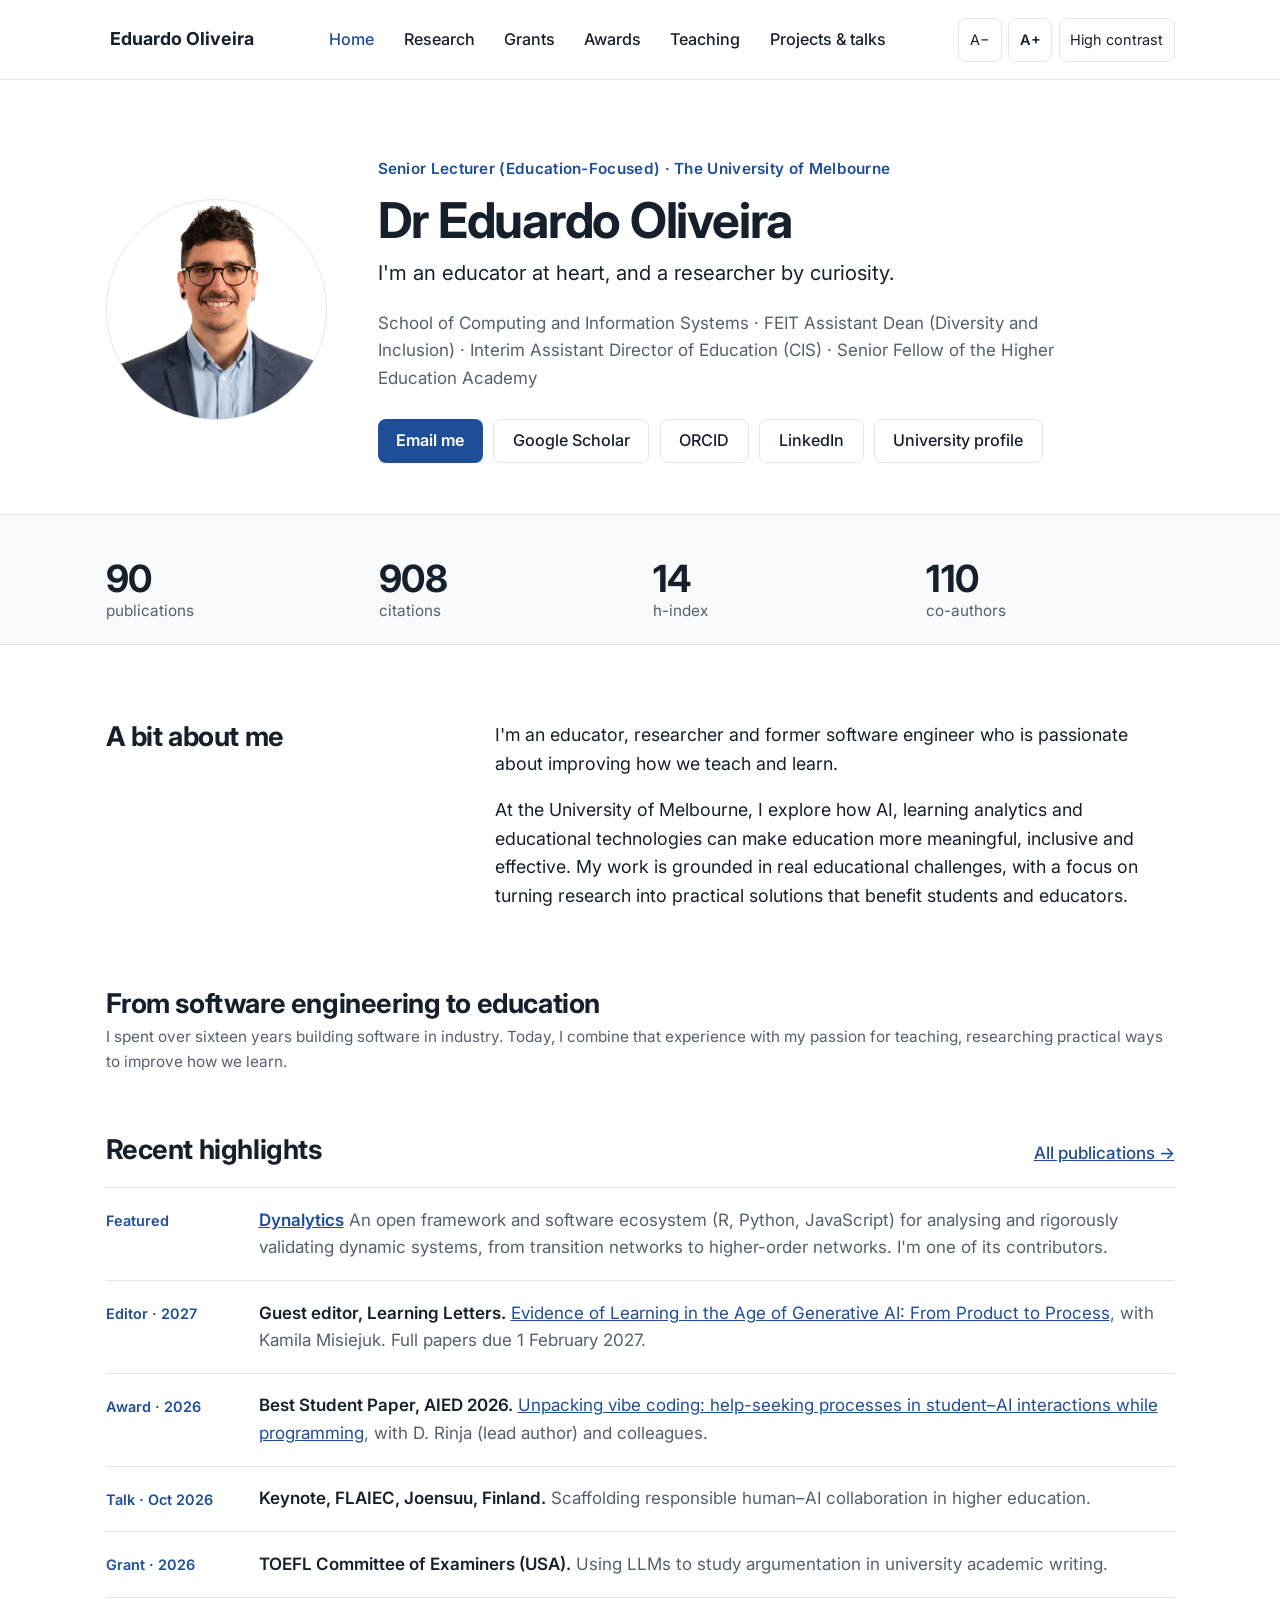
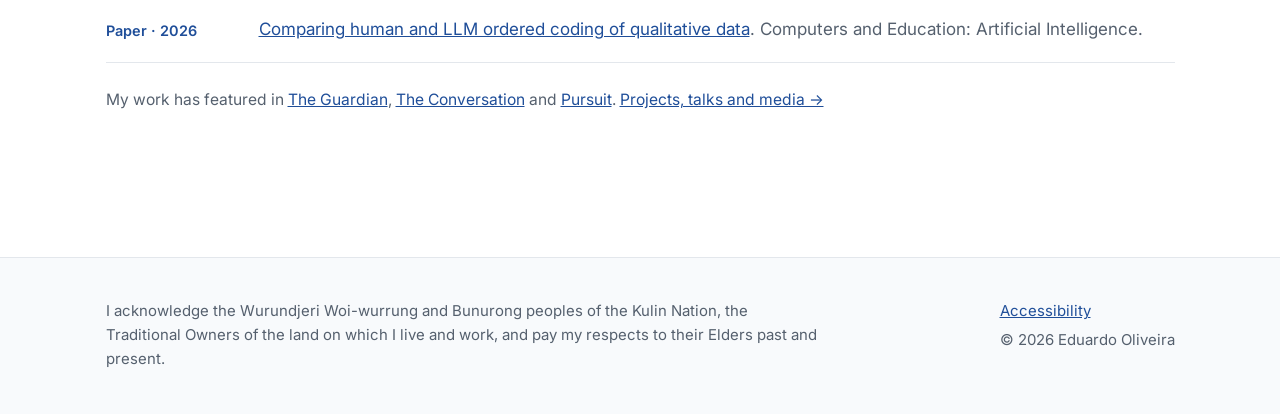
<file: site/index.html>
<!doctype html>
<html lang="en-AU">
<head>
<meta charset="utf-8">
<meta name="viewport" content="width=device-width, initial-scale=1">
<title>Dr Eduardo Oliveira</title>
<meta name="description" content="Dr Eduardo Oliveira, Senior Lecturer at the University of Melbourne: AI in education, learning analytics, stylometry and software engineering education.">
<meta property="og:title" content="Dr Eduardo Oliveira">
<meta property="og:description" content="Dr Eduardo Oliveira, Senior Lecturer at the University of Melbourne: AI in education, learning analytics, stylometry and software engineering education.">
<meta property="og:image" content="assets/img/eduardo-oliveira.jpg">
<link rel="icon" href="assets/img/favicon.svg" type="image/svg+xml">
<link rel="preconnect" href="https://fonts.googleapis.com">
<link rel="preconnect" href="https://fonts.gstatic.com" crossorigin>
<link href="https://fonts.googleapis.com/css2?family=Inter:wght@400;500;600;700&amp;display=swap" rel="stylesheet">
<link rel="stylesheet" href="assets/css/site.css">
<script src="assets/js/common.js"></script>
</head>
<body>
<a class="skip" href="#main">Skip to main content</a>
<header class="site-header">
<div class="wrap">
<a class="brand" href="index.html">Eduardo Oliveira</a>
<nav class="nav" aria-label="Main">
<a href="index.html" aria-current="page">Home</a>
<a href="research.html">Research</a>
<a href="grants.html">Grants</a>
<a href="awards.html">Awards</a>
<a href="teaching.html">Teaching</a>
<a href="talks.html">Projects &amp; talks</a>
</nav>
<div class="a11y" role="group" aria-label="Display options">
<button type="button" id="a-minus" aria-label="Smaller text">A−</button>
<button type="button" id="a-plus" aria-label="Larger text" style="font-weight:600">A+</button>
<button type="button" id="a-contrast" aria-pressed="false">High contrast</button>
</div>
</div>
</header>
<main id="main">
<div class="wrap"><section class="hero" id="hero" aria-labelledby="hero-title"><h1 id="hero-title">Dr Eduardo Oliveira</h1></section></div>
<section class="band" aria-labelledby="stats-title">
<h2 id="stats-title" class="vh">Research at a glance</h2>
<div class="wrap" id="home-stats"></div>
</section>
<div class="wrap">
<section class="section row" aria-labelledby="about-title" style="padding-top:4.5rem">
<div class="grow1"><h2 id="about-title" class="h2" style="font-size:1.6rem">A bit about me</h2></div>
<div id="about" style="flex:999 1 560px;min-width:0;max-width:40rem;font-size:1.05rem"></div>
</section>
<section class="section" aria-labelledby="journey-title">
<h2 id="journey-title" style="font-size:1.6rem">From software engineering to education</h2>
<p class="section-intro">I spent over sixteen years building software in industry. Today, I combine that experience with my passion for teaching, researching practical ways to improve how we learn.</p>
<div class="journey" id="journey"></div>
</section>
<section class="section" aria-labelledby="news-title">
<div style="display:flex;flex-wrap:wrap;justify-content:space-between;align-items:baseline;gap:.5rem 1rem;margin-bottom:1.2rem">
<h2 id="news-title" style="margin:0;font-size:1.6rem">Recent highlights</h2>
<a href="research.html#publications" style="font-weight:500">All publications →</a>
</div>
<ul class="list" id="highlights"></ul>
<p id="media" style="margin:1.4rem 0 0;font-size:.92rem" class="muted"></p>
</section>
</div>
</main>
<footer class="site-footer">
<div class="wrap">
<p>I acknowledge the Wurundjeri Woi-wurrung and Bunurong peoples of the Kulin Nation, the Traditional Owners of the land on which I live and work, and pay my respects to their Elders past and present.</p>
<div class="links">
<a href="accessibility.html">Accessibility</a>
<span>© <span id="year">2026</span> Eduardo Oliveira</span>
</div>
</div>
</footer>
<script>document.getElementById('year').textContent = new Date().getFullYear();</script>
<script src="assets/js/home.js"></script>
</body>
</html>
</file>
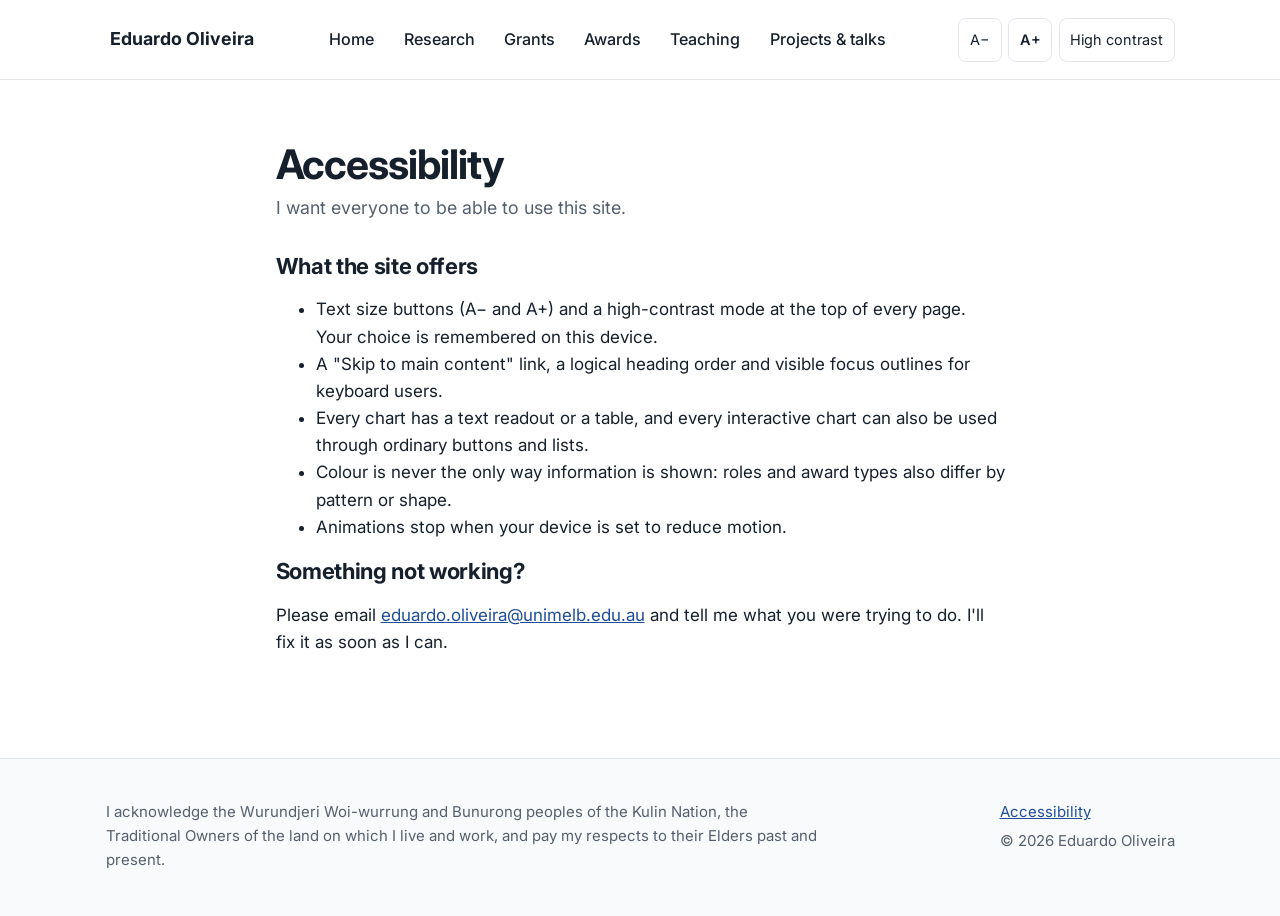
<file: site/accessibility.html>
<!doctype html>
<html lang="en-AU">
<head>
<meta charset="utf-8">
<meta name="viewport" content="width=device-width, initial-scale=1">
<title>Accessibility – Dr Eduardo Oliveira</title>
<meta name="description" content="Accessibility features of eduoliveira.com.">
<meta property="og:title" content="Accessibility – Dr Eduardo Oliveira">
<meta property="og:description" content="Accessibility features of eduoliveira.com.">
<meta property="og:image" content="assets/img/eduardo-oliveira.jpg">
<link rel="icon" href="assets/img/favicon.svg" type="image/svg+xml">
<link rel="preconnect" href="https://fonts.googleapis.com">
<link rel="preconnect" href="https://fonts.gstatic.com" crossorigin>
<link href="https://fonts.googleapis.com/css2?family=Inter:wght@400;500;600;700&amp;display=swap" rel="stylesheet">
<link rel="stylesheet" href="assets/css/site.css">
<script src="assets/js/common.js"></script>
</head>
<body>
<a class="skip" href="#main">Skip to main content</a>
<header class="site-header">
<div class="wrap">
<a class="brand" href="index.html">Eduardo Oliveira</a>
<nav class="nav" aria-label="Main">
<a href="index.html">Home</a>
<a href="research.html">Research</a>
<a href="grants.html">Grants</a>
<a href="awards.html">Awards</a>
<a href="teaching.html">Teaching</a>
<a href="talks.html">Projects &amp; talks</a>
</nav>
<div class="a11y" role="group" aria-label="Display options">
<button type="button" id="a-minus" aria-label="Smaller text">A−</button>
<button type="button" id="a-plus" aria-label="Larger text" style="font-weight:600">A+</button>
<button type="button" id="a-contrast" aria-pressed="false">High contrast</button>
</div>
</div>
</header>
<main id="main" class="wrap" style="max-width:780px">
<h1 class="page-title">Accessibility</h1>
<p class="lede">I want everyone to be able to use this site.</p>
<h2 class="h2">What the site offers</h2>
<ul>
<li>Text size buttons (A− and A+) and a high-contrast mode at the top of every page. Your choice is remembered on this device.</li>
<li>A "Skip to main content" link, a logical heading order and visible focus outlines for keyboard users.</li>
<li>Every chart has a text readout or a table, and every interactive chart can also be used through ordinary buttons and lists.</li>
<li>Colour is never the only way information is shown: roles and award types also differ by pattern or shape.</li>
<li>Animations stop when your device is set to reduce motion.</li>
</ul>
<h2 class="h2">Something not working?</h2>
<p>Please email <a href="mailto:eduardo.oliveira@unimelb.edu.au">eduardo.oliveira@unimelb.edu.au</a> and tell me what you were trying to do. I'll fix it as soon as I can.</p>
</main>
<footer class="site-footer">
<div class="wrap">
<p>I acknowledge the Wurundjeri Woi-wurrung and Bunurong peoples of the Kulin Nation, the Traditional Owners of the land on which I live and work, and pay my respects to their Elders past and present.</p>
<div class="links">
<a href="accessibility.html">Accessibility</a>
<span>© <span id="year">2026</span> Eduardo Oliveira</span>
</div>
</div>
</footer>
<script>document.getElementById('year').textContent = new Date().getFullYear();</script>
<script src="assets/js/none.js"></script>
</body>
</html>
</file>
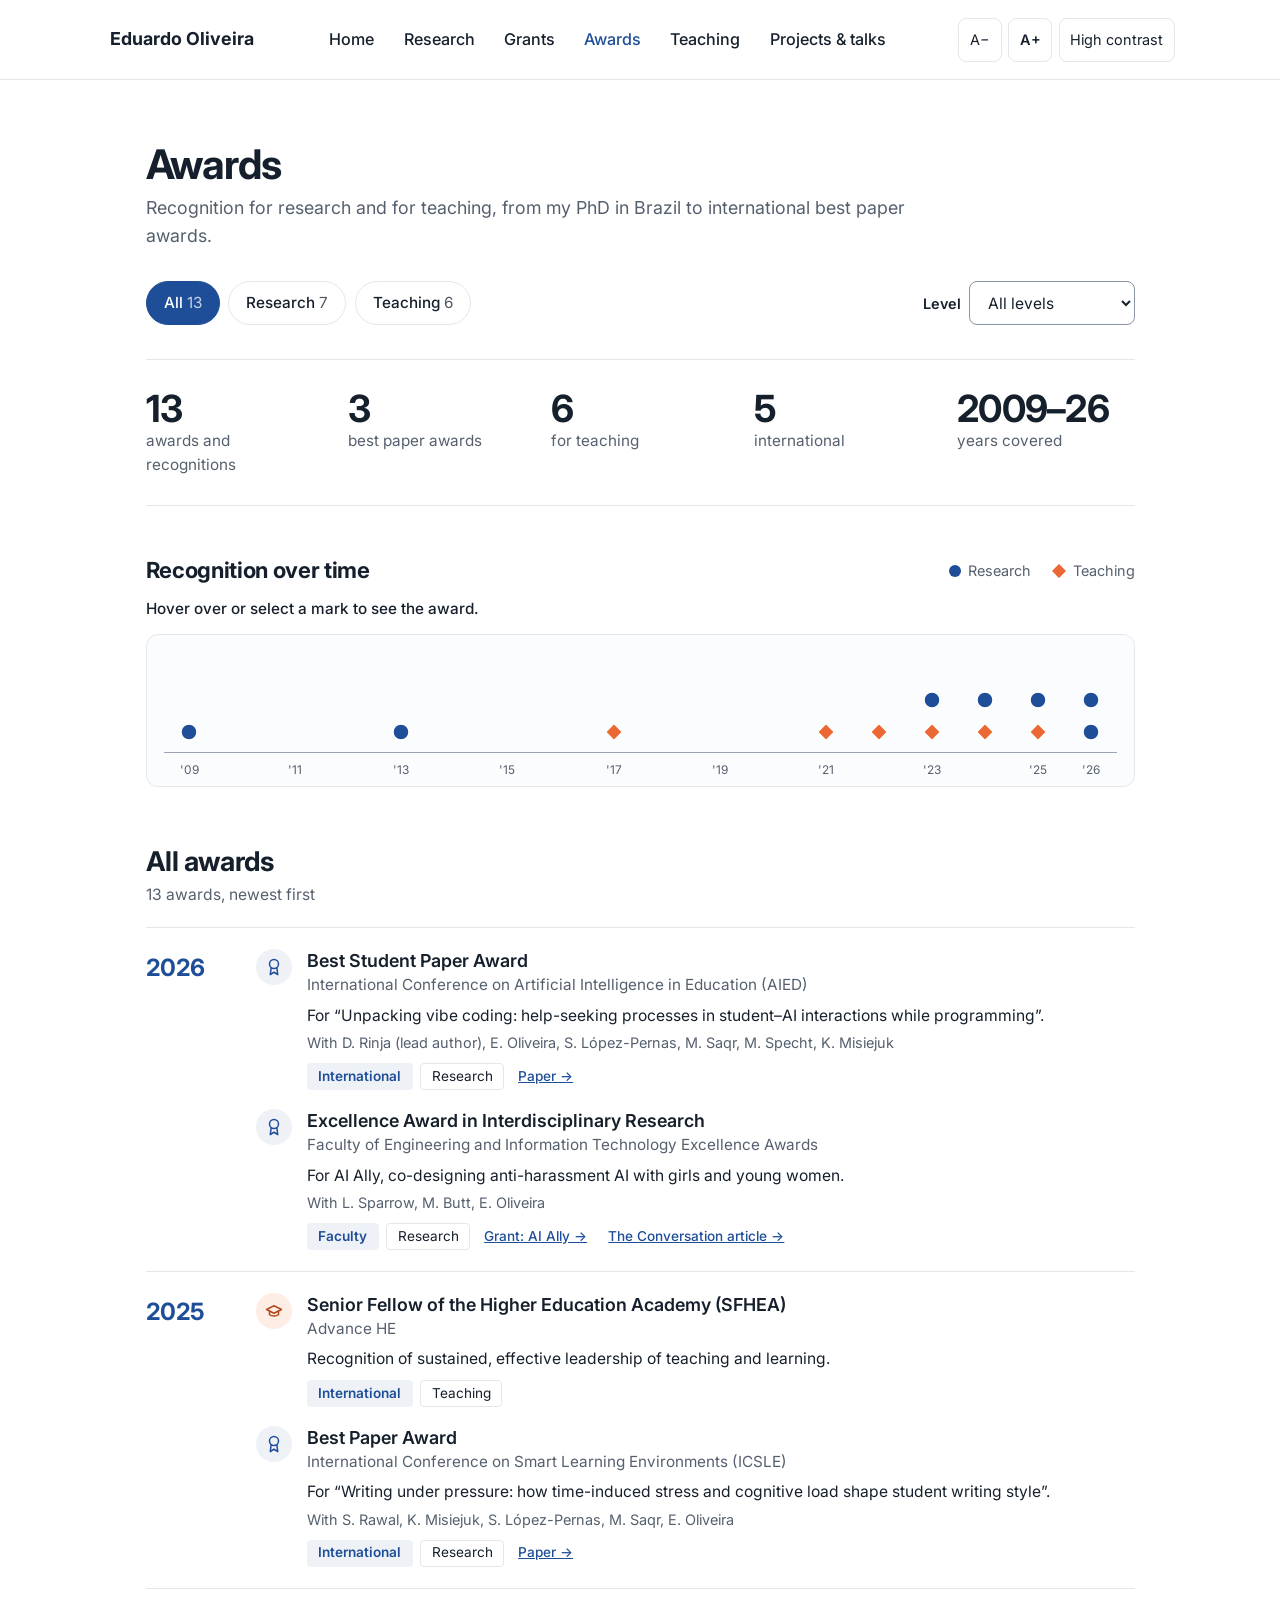
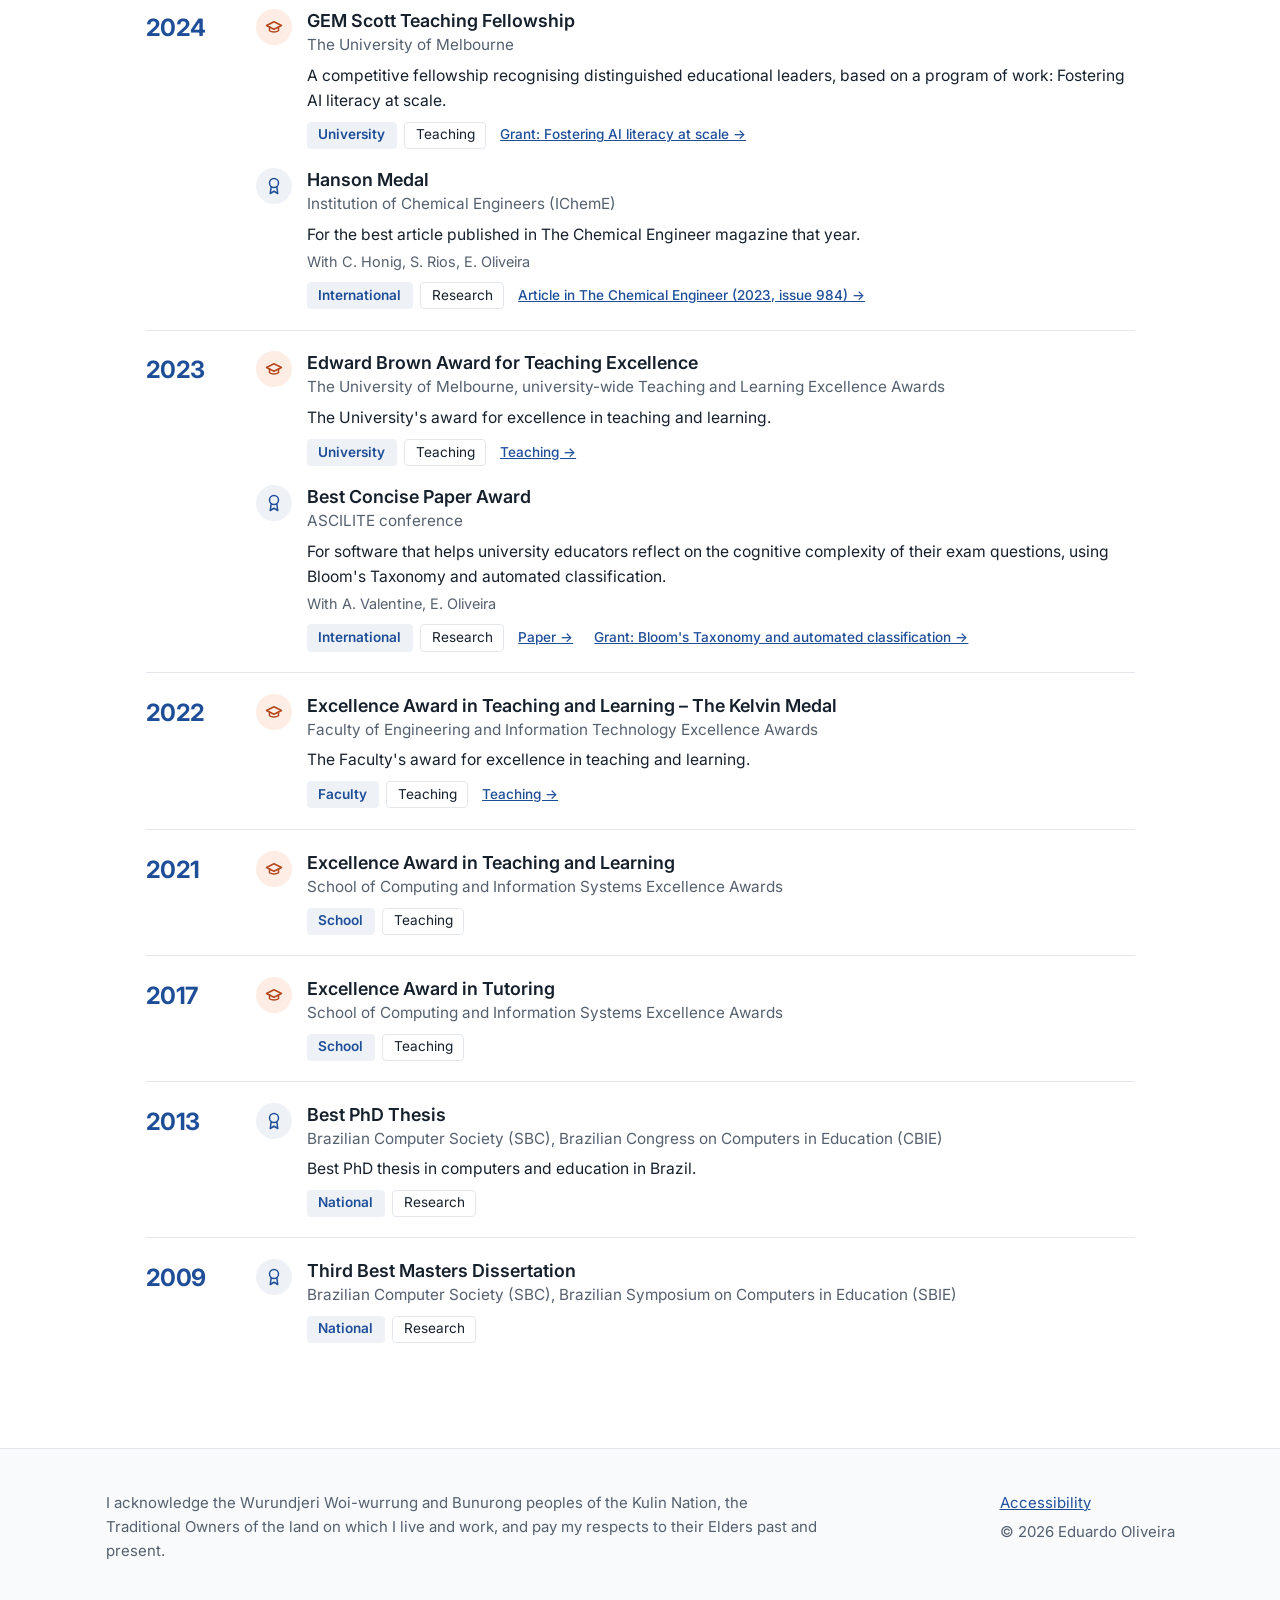
<file: site/awards.html>
<!doctype html>
<html lang="en-AU">
<head>
<meta charset="utf-8">
<meta name="viewport" content="width=device-width, initial-scale=1">
<title>Awards – Dr Eduardo Oliveira</title>
<meta name="description" content="Research and teaching awards received by Dr Eduardo Oliveira.">
<meta property="og:title" content="Awards – Dr Eduardo Oliveira">
<meta property="og:description" content="Research and teaching awards received by Dr Eduardo Oliveira.">
<meta property="og:image" content="assets/img/eduardo-oliveira.jpg">
<link rel="icon" href="assets/img/favicon.svg" type="image/svg+xml">
<link rel="preconnect" href="https://fonts.googleapis.com">
<link rel="preconnect" href="https://fonts.gstatic.com" crossorigin>
<link href="https://fonts.googleapis.com/css2?family=Inter:wght@400;500;600;700&amp;display=swap" rel="stylesheet">
<link rel="stylesheet" href="assets/css/site.css">
<script src="assets/js/common.js"></script>
</head>
<body>
<a class="skip" href="#main">Skip to main content</a>
<header class="site-header">
<div class="wrap">
<a class="brand" href="index.html">Eduardo Oliveira</a>
<nav class="nav" aria-label="Main">
<a href="index.html">Home</a>
<a href="research.html">Research</a>
<a href="grants.html">Grants</a>
<a href="awards.html" aria-current="page">Awards</a>
<a href="teaching.html">Teaching</a>
<a href="talks.html">Projects &amp; talks</a>
</nav>
<div class="a11y" role="group" aria-label="Display options">
<button type="button" id="a-minus" aria-label="Smaller text">A−</button>
<button type="button" id="a-plus" aria-label="Larger text" style="font-weight:600">A+</button>
<button type="button" id="a-contrast" aria-pressed="false">High contrast</button>
</div>
</div>
</header>
<main id="main" class="wrap" style="max-width:1040px">
<h1 class="page-title">Awards</h1>
<p class="lede">Recognition for research and for teaching, from my PhD in Brazil to international best paper awards.</p>
<div class="chips" role="group" aria-label="Filter awards">
<span id="type-chips" style="display:contents"></span>
<span style="flex:1 1 auto"></span>
<span style="display:inline-flex;align-items:center;gap:.5rem;white-space:nowrap"><label for="f-level" style="font-size:.85rem;font-weight:600">Level</label>
<select id="f-level" style="width:auto"></select></span>
</div>
<section class="stats" aria-labelledby="a-kpi"><h2 id="a-kpi" class="vh">At a glance</h2><div class="stats-grid" id="kpis"></div></section>
<section class="section" aria-labelledby="strip-title">
<div style="display:flex;flex-wrap:wrap;justify-content:space-between;align-items:baseline;gap:.5rem">
<h2 id="strip-title" class="h2">Recognition over time</h2>
<div class="legend" style="margin:0">
<span><svg width="14" height="14" viewBox="0 0 14 14" aria-hidden="true"><circle cx="7" cy="7" r="6" fill="var(--navy)"/></svg>Research</span>
<span><svg width="14" height="14" viewBox="0 0 14 14" aria-hidden="true"><rect x="2" y="2" width="10" height="10" transform="rotate(45 7 7)" fill="var(--orange)"/></svg>Teaching</span>
</div>
</div>
<p class="readout" aria-live="polite" id="strip-readout" style="margin-top:.5rem">Hover over or select a mark to see the award.</p>
<div class="panel" style="padding:.8rem 1rem .4rem;overflow-x:auto"><div class="strip" id="strip"></div><div class="axis-x" aria-hidden="true" style="min-width:620px;gap:2px;font-size:.7rem" id="strip-axis"></div></div>
</section>
<section aria-labelledby="list-title">
<h2 id="list-title" style="margin:0 0 .2rem;font-size:1.6rem">All awards</h2>
<p aria-live="polite" class="muted" style="margin:0 0 1.2rem;font-size:.92rem" id="list-summary"></p>
<div id="award-list"></div>
</section>
</main>
<footer class="site-footer">
<div class="wrap">
<p>I acknowledge the Wurundjeri Woi-wurrung and Bunurong peoples of the Kulin Nation, the Traditional Owners of the land on which I live and work, and pay my respects to their Elders past and present.</p>
<div class="links">
<a href="accessibility.html">Accessibility</a>
<span>© <span id="year">2026</span> Eduardo Oliveira</span>
</div>
</div>
</footer>
<script>document.getElementById('year').textContent = new Date().getFullYear();</script>
<script src="assets/js/awards.js"></script>
</body>
</html>
</file>
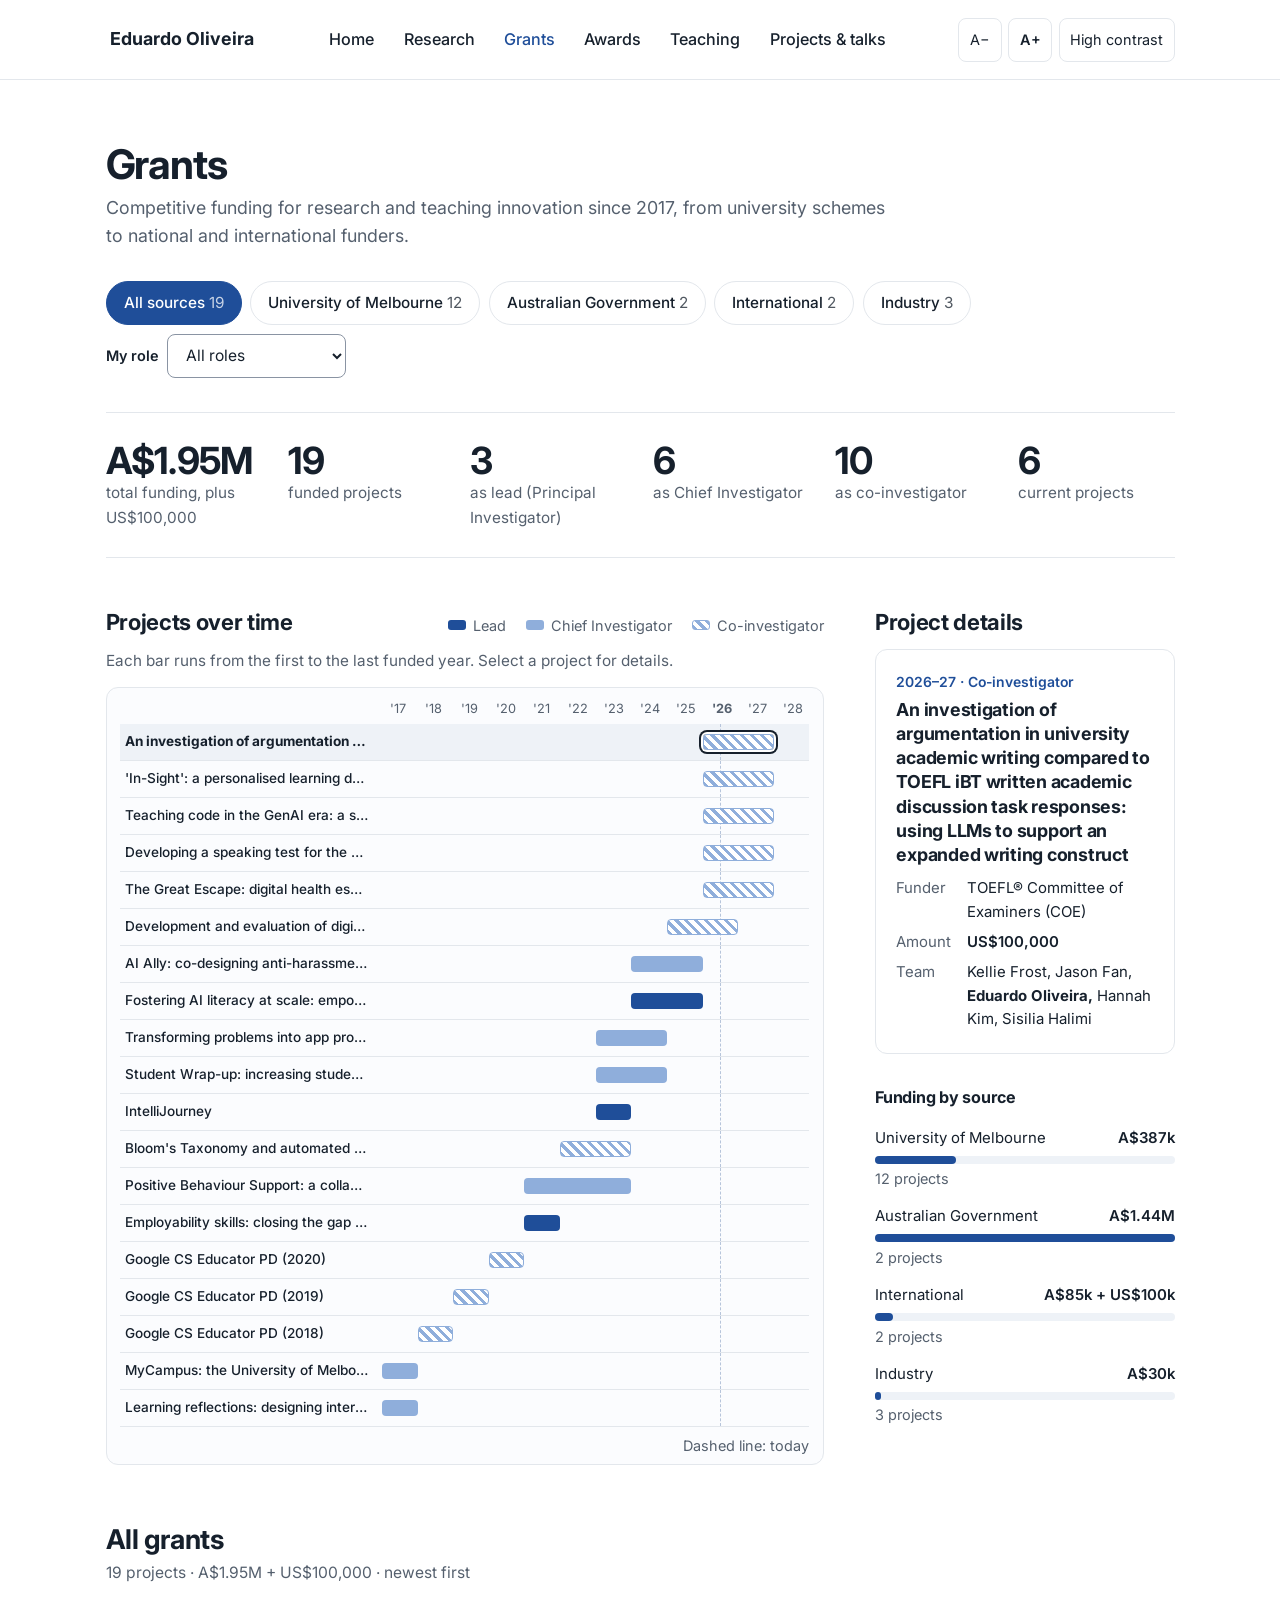
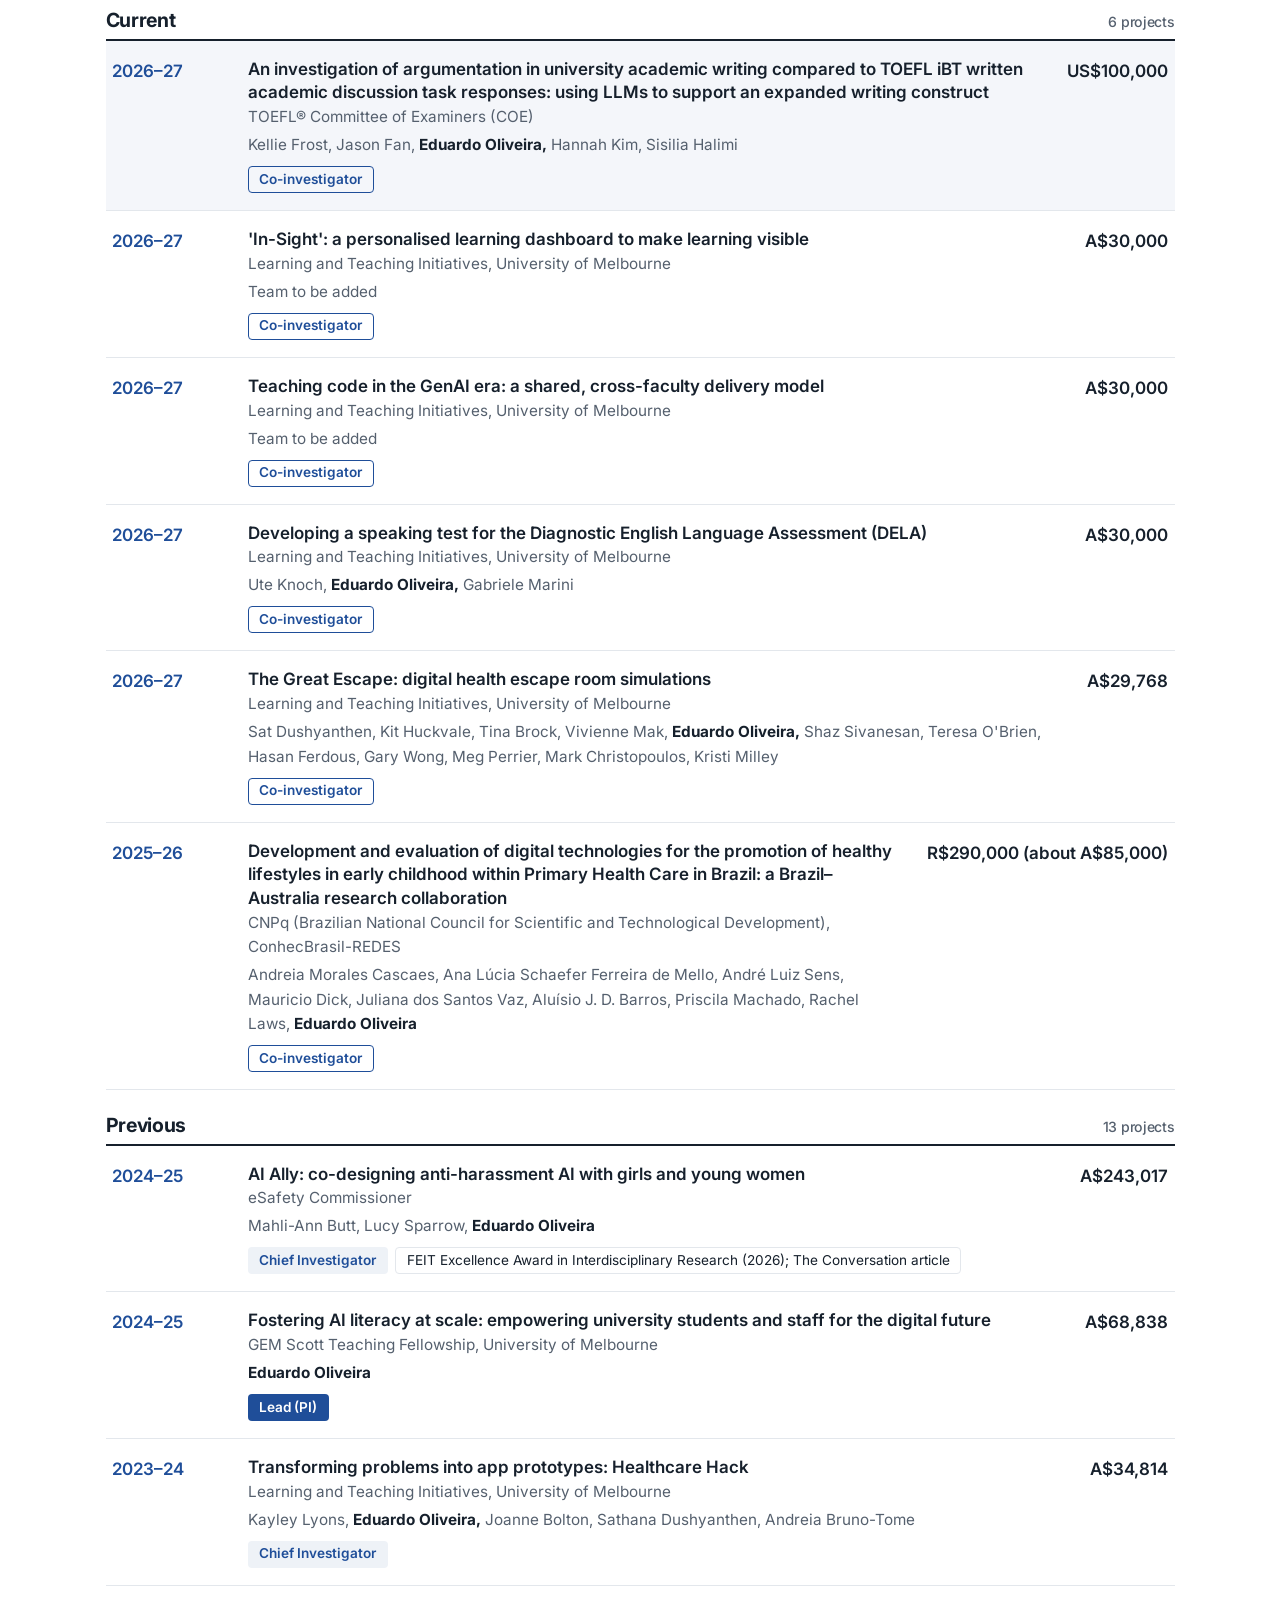
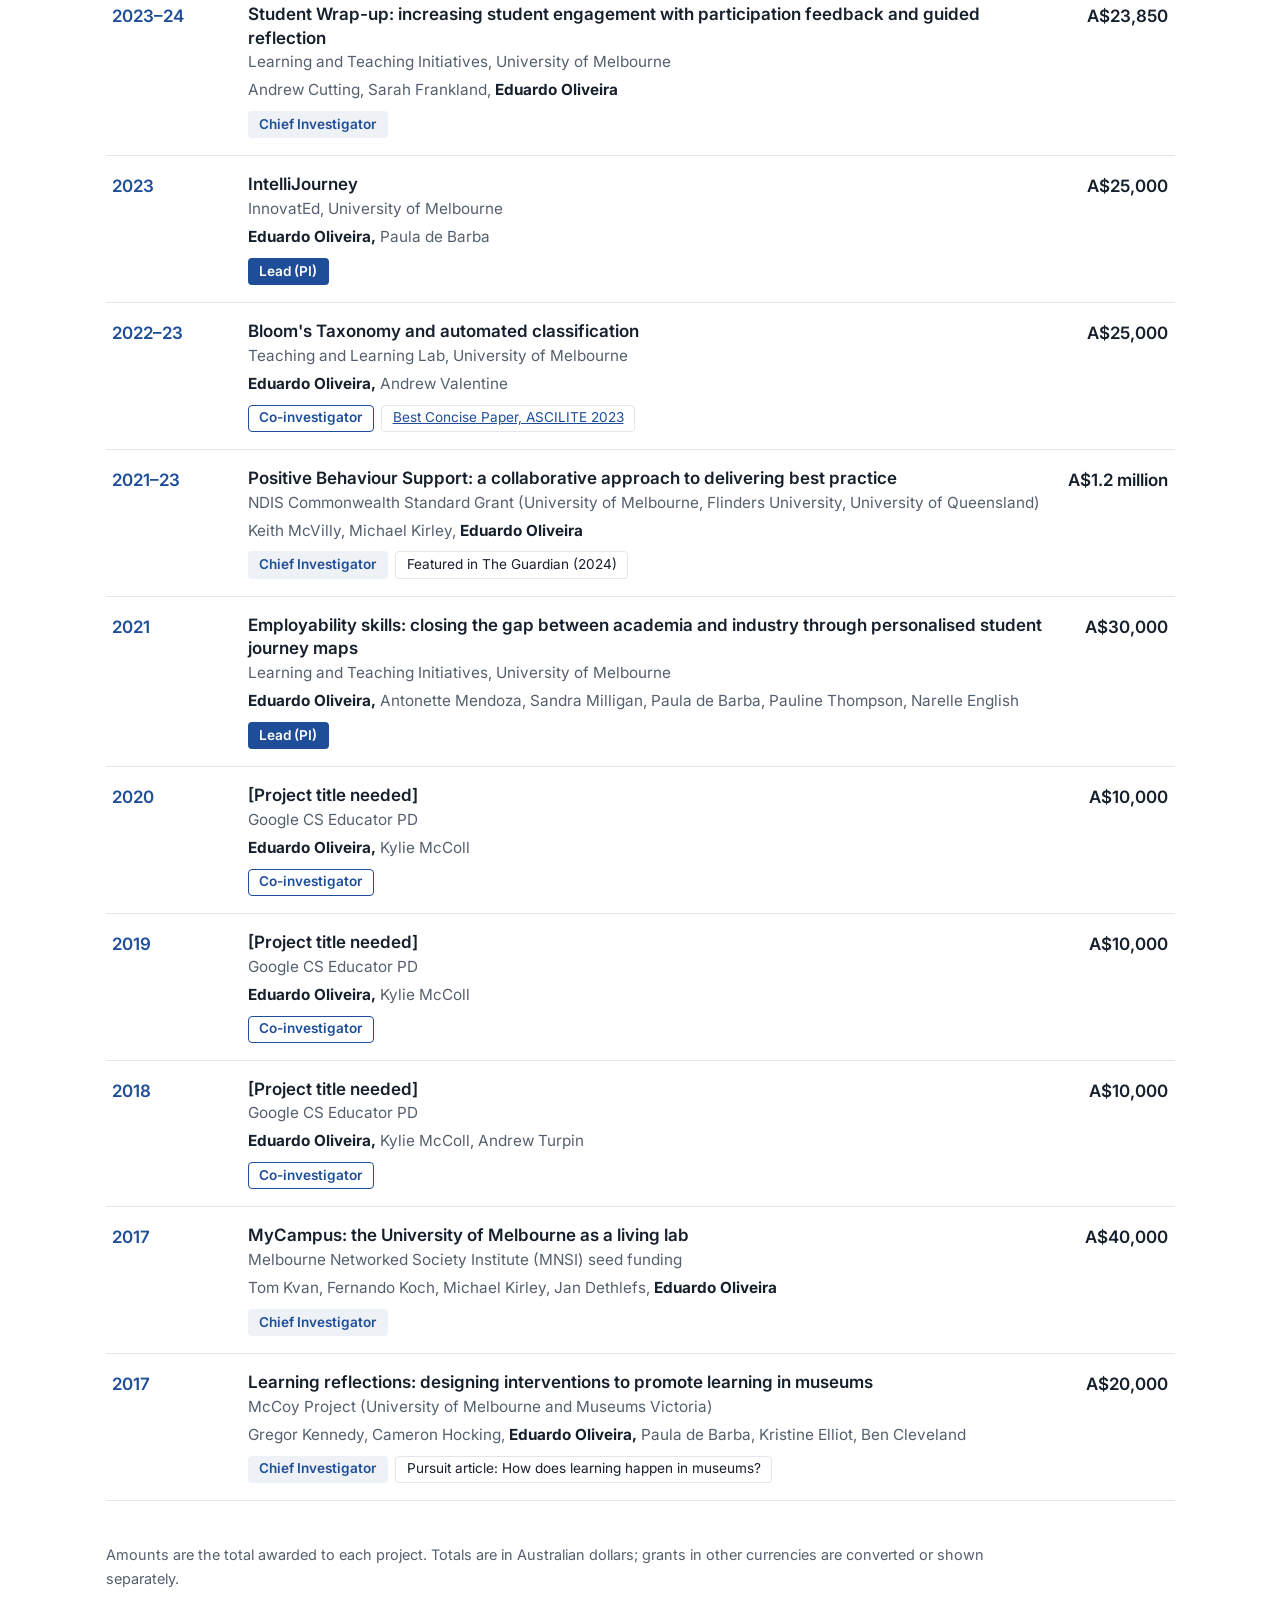
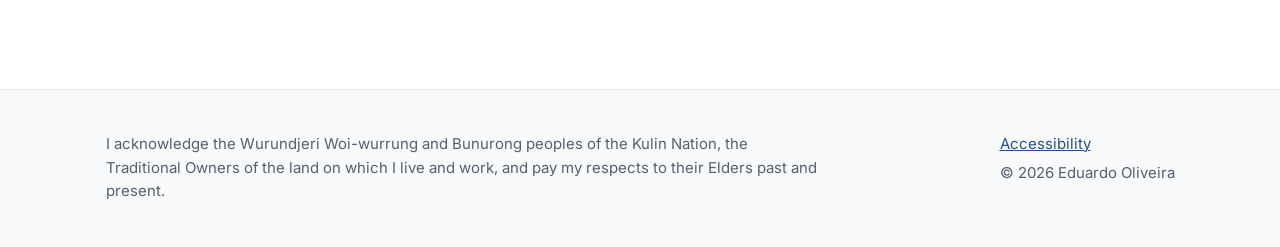
<file: site/grants.html>
<!doctype html>
<html lang="en-AU">
<head>
<meta charset="utf-8">
<meta name="viewport" content="width=device-width, initial-scale=1">
<title>Grants – Dr Eduardo Oliveira</title>
<meta name="description" content="Research and teaching grants held by Dr Eduardo Oliveira.">
<meta property="og:title" content="Grants – Dr Eduardo Oliveira">
<meta property="og:description" content="Research and teaching grants held by Dr Eduardo Oliveira.">
<meta property="og:image" content="assets/img/eduardo-oliveira.jpg">
<link rel="icon" href="assets/img/favicon.svg" type="image/svg+xml">
<link rel="preconnect" href="https://fonts.googleapis.com">
<link rel="preconnect" href="https://fonts.gstatic.com" crossorigin>
<link href="https://fonts.googleapis.com/css2?family=Inter:wght@400;500;600;700&amp;display=swap" rel="stylesheet">
<link rel="stylesheet" href="assets/css/site.css">
<script src="assets/js/common.js"></script>
</head>
<body>
<a class="skip" href="#main">Skip to main content</a>
<header class="site-header">
<div class="wrap">
<a class="brand" href="index.html">Eduardo Oliveira</a>
<nav class="nav" aria-label="Main">
<a href="index.html">Home</a>
<a href="research.html">Research</a>
<a href="grants.html" aria-current="page">Grants</a>
<a href="awards.html">Awards</a>
<a href="teaching.html">Teaching</a>
<a href="talks.html">Projects &amp; talks</a>
</nav>
<div class="a11y" role="group" aria-label="Display options">
<button type="button" id="a-minus" aria-label="Smaller text">A−</button>
<button type="button" id="a-plus" aria-label="Larger text" style="font-weight:600">A+</button>
<button type="button" id="a-contrast" aria-pressed="false">High contrast</button>
</div>
</div>
</header>
<main id="main" class="wrap">
<h1 class="page-title">Grants</h1>
<p class="lede">Competitive funding for research and teaching innovation since 2017, from university schemes to national and international funders.</p>
<div class="chips" role="group" aria-label="Filter grants">
<span id="src-chips" style="display:contents"></span>
<span style="flex:1 1 auto"></span>
<span style="display:inline-flex;align-items:center;gap:.5rem;white-space:nowrap"><label for="f-role" style="font-size:.85rem;font-weight:600">My role</label>
<select id="f-role" style="width:auto"><option value="all">All roles</option><option>Lead</option><option>Chief Investigator</option><option>Co-investigator</option></select></span>
</div>
<section class="stats" aria-labelledby="g-kpi"><h2 id="g-kpi" class="vh">At a glance</h2><div class="stats-grid" id="kpis"></div></section>
<div class="row section">
<section class="grow3" aria-labelledby="tl-title" style="flex-basis:600px">
<div style="display:flex;flex-wrap:wrap;justify-content:space-between;align-items:baseline;gap:.5rem">
<h2 id="tl-title" class="h2">Projects over time</h2>
<div class="legend" style="margin:0">
<span><span class="sw role-lead" style="width:18px;height:10px"></span>Lead</span>
<span><span class="sw role-ci" style="width:18px;height:10px"></span>Chief Investigator</span>
<span><span class="sw role-coi" style="width:18px;height:10px"></span>Co-investigator</span>
</div>
</div>
<p class="section-intro" style="margin:.5rem 0 .8rem">Each bar runs from the first to the last funded year. Select a project for details.</p>
<div class="panel" style="padding:.6rem .8rem .4rem">
<div aria-hidden="true" class="axis-x" style="margin-left:38%;margin-top:0;margin-bottom:.3rem" id="tl-axis"></div>
<ol class="list timeline" id="timeline" style="border-top:none"></ol>
<p aria-hidden="true" class="small muted" style="margin:.4rem 0 0;text-align:right">Dashed line: today</p>
</div>
</section>
<aside class="grow1" aria-labelledby="det-title">
<h2 id="det-title" class="h2" style="margin-bottom:.8rem">Project details</h2>
<div id="details"></div>
<h3 style="margin:2rem 0 .7rem;font-size:.95rem">Funding by source</h3>
<ul style="list-style:none;margin:0;padding:0" id="by-source"></ul>
</aside>
</div>
<section aria-labelledby="list-title">
<h2 id="list-title" style="margin:0 0 .2rem;font-size:1.6rem">All grants</h2>
<p aria-live="polite" class="muted" style="margin:0 0 1rem;font-size:.92rem" id="list-summary"></p>
<div id="grant-list"></div>
<p class="small muted" style="margin-top:2.5rem;max-width:52rem">Amounts are the total awarded to each project. Totals are in Australian dollars; grants in other currencies are converted or shown separately.</p>
</section>
</main>
<footer class="site-footer">
<div class="wrap">
<p>I acknowledge the Wurundjeri Woi-wurrung and Bunurong peoples of the Kulin Nation, the Traditional Owners of the land on which I live and work, and pay my respects to their Elders past and present.</p>
<div class="links">
<a href="accessibility.html">Accessibility</a>
<span>© <span id="year">2026</span> Eduardo Oliveira</span>
</div>
</div>
</footer>
<script>document.getElementById('year').textContent = new Date().getFullYear();</script>
<script src="assets/js/grants.js"></script>
</body>
</html>
</file>
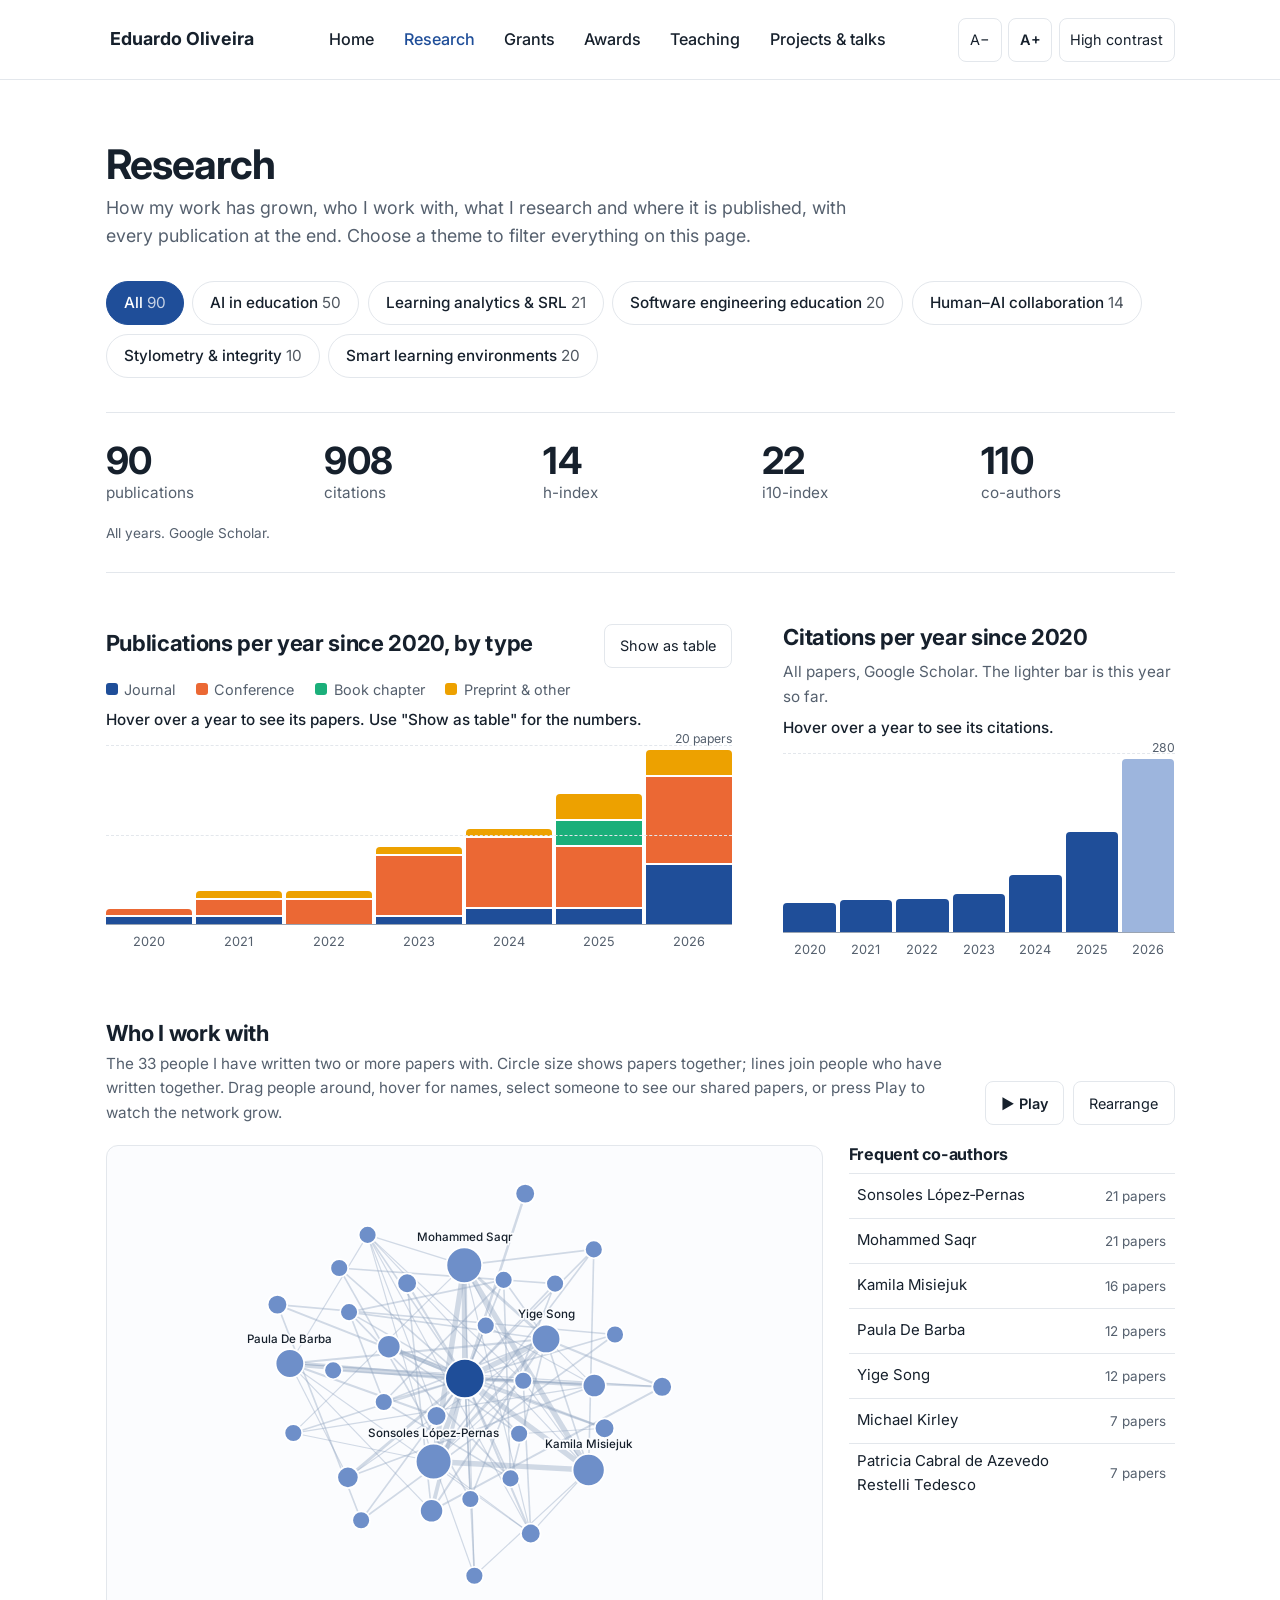
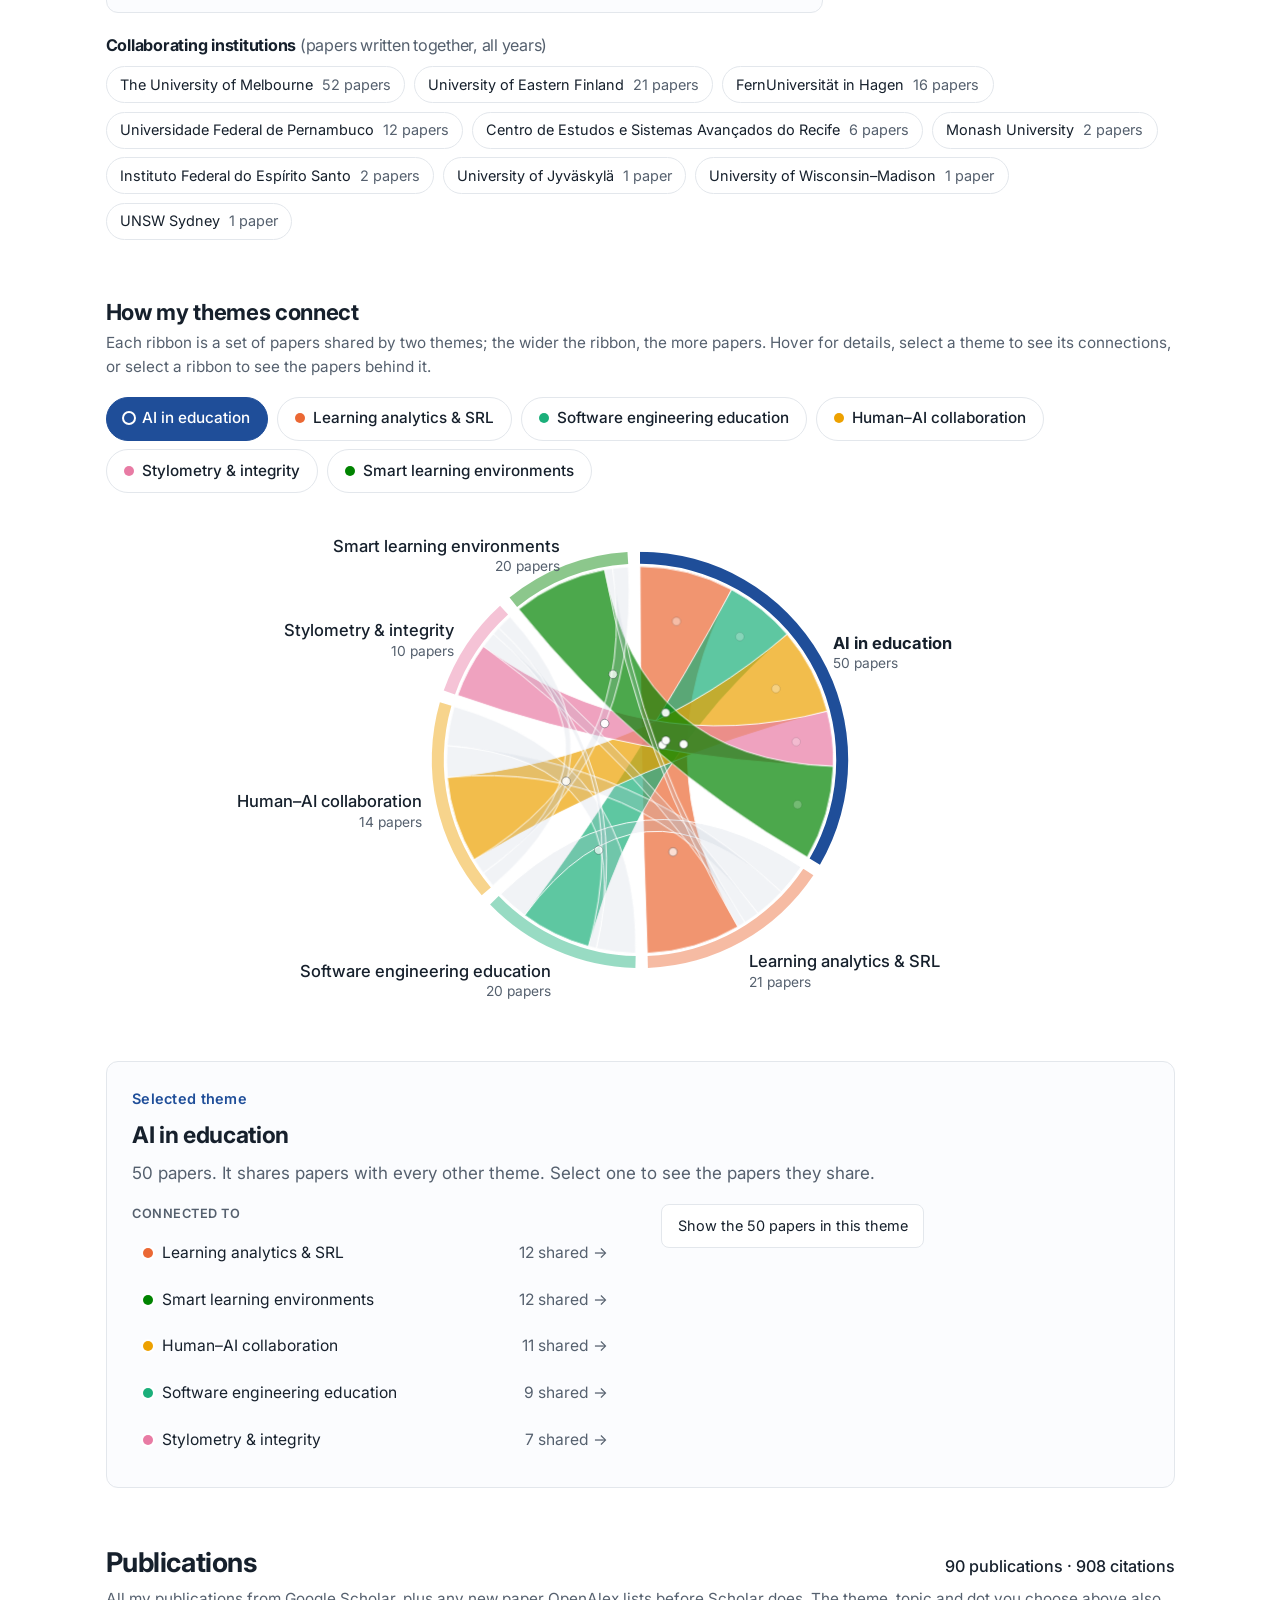
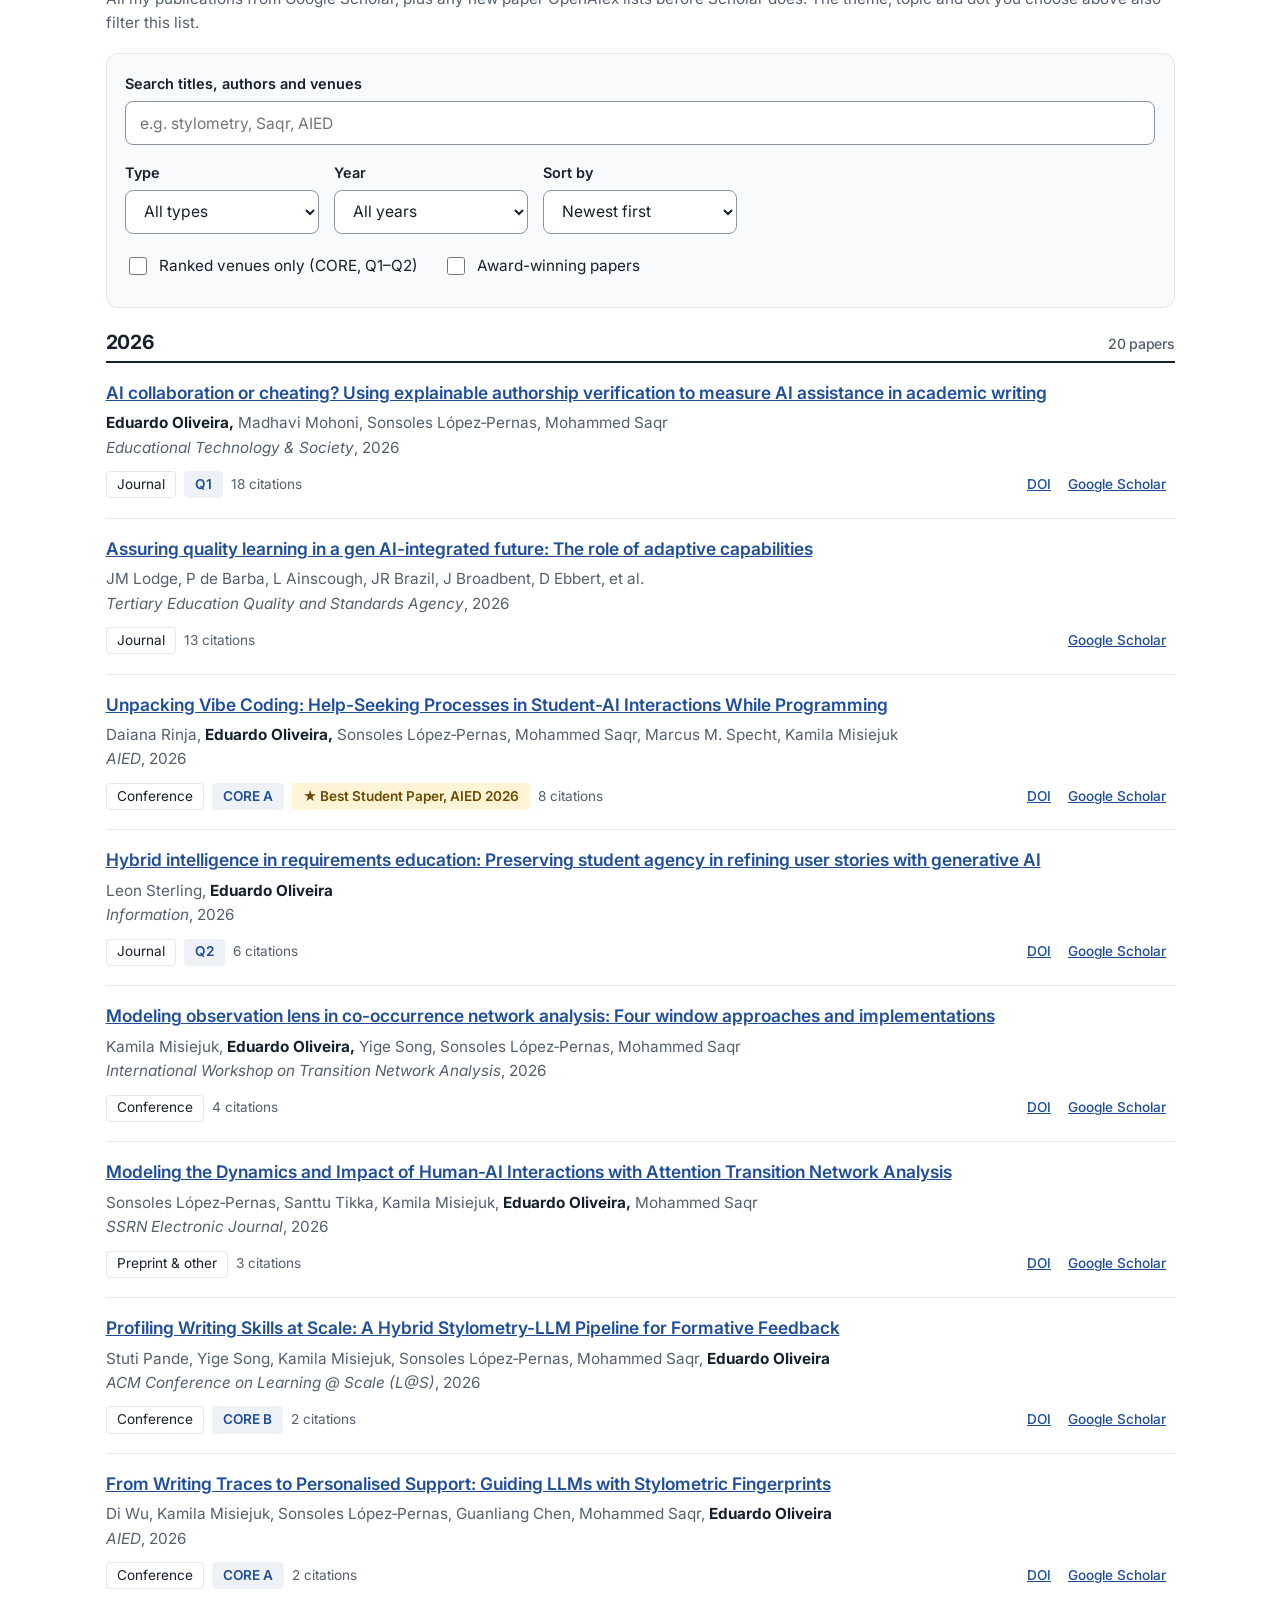
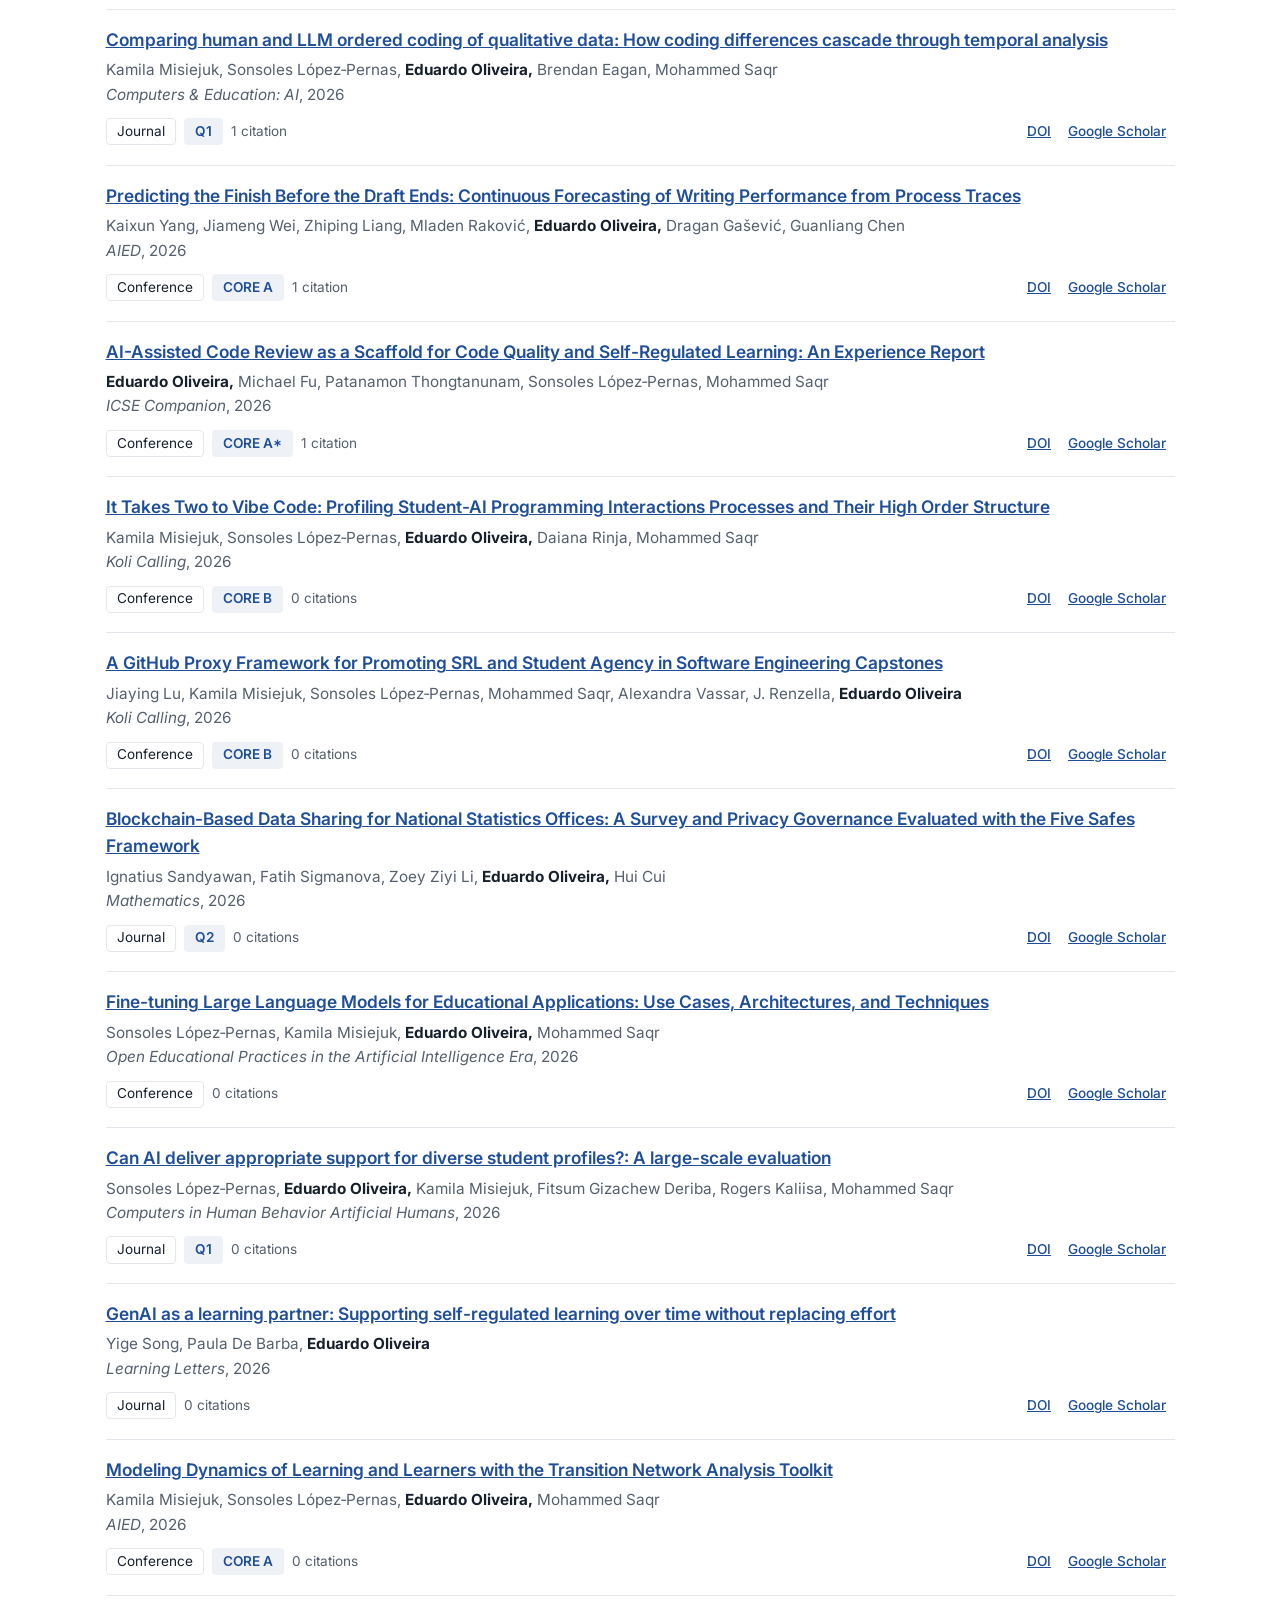
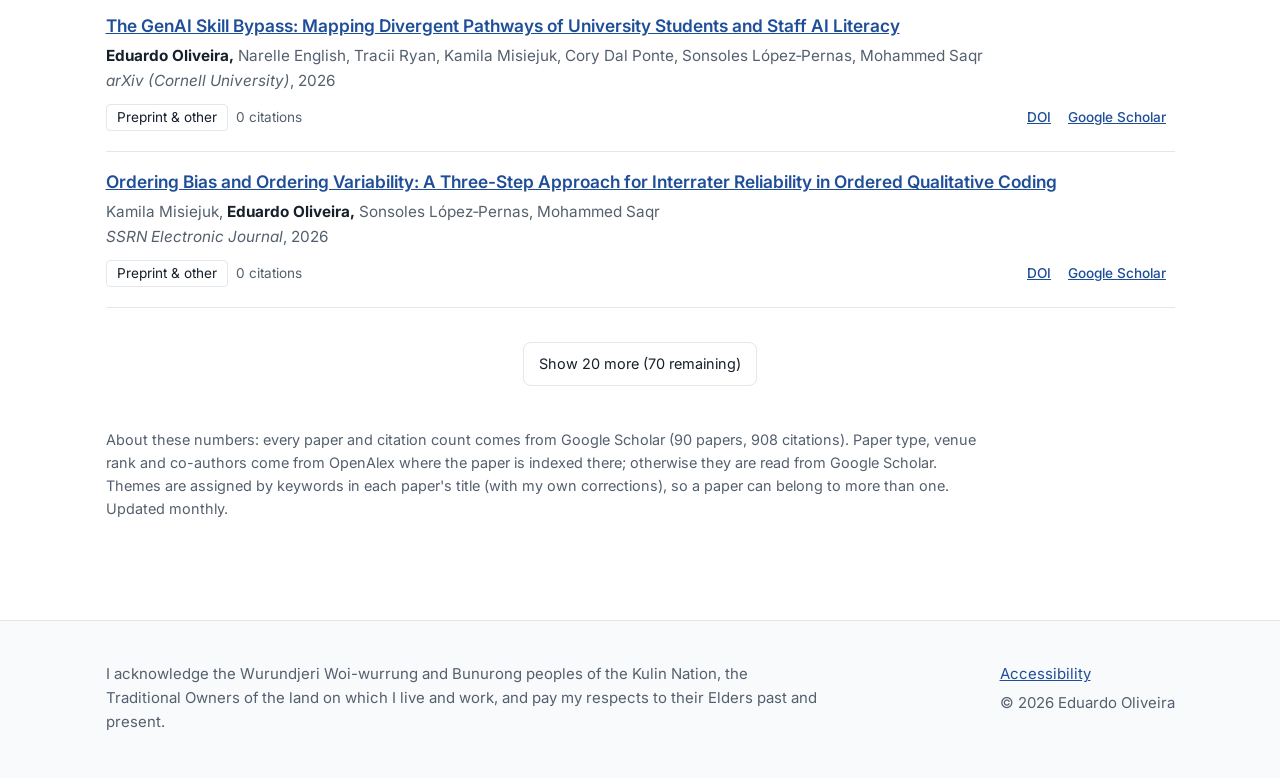
<file: site/research.html>
<!doctype html>
<html lang="en-AU">
<head>
<meta charset="utf-8">
<meta name="viewport" content="width=device-width, initial-scale=1">
<title>Research – Dr Eduardo Oliveira</title>
<meta name="description" content="Research and publications of Dr Eduardo Oliveira: themes, collaborators, topics and the full publication list.">
<meta property="og:title" content="Research – Dr Eduardo Oliveira">
<meta property="og:description" content="Research and publications of Dr Eduardo Oliveira: themes, collaborators, topics and the full publication list.">
<meta property="og:image" content="assets/img/eduardo-oliveira.jpg">
<link rel="icon" href="assets/img/favicon.svg" type="image/svg+xml">
<link rel="preconnect" href="https://fonts.googleapis.com">
<link rel="preconnect" href="https://fonts.gstatic.com" crossorigin>
<link href="https://fonts.googleapis.com/css2?family=Inter:wght@400;500;600;700&amp;display=swap" rel="stylesheet">
<link rel="stylesheet" href="assets/css/site.css">
<script src="assets/js/common.js"></script>
</head>
<body>
<a class="skip" href="#main">Skip to main content</a>
<header class="site-header">
<div class="wrap">
<a class="brand" href="index.html">Eduardo Oliveira</a>
<nav class="nav" aria-label="Main">
<a href="index.html">Home</a>
<a href="research.html" aria-current="page">Research</a>
<a href="grants.html">Grants</a>
<a href="awards.html">Awards</a>
<a href="teaching.html">Teaching</a>
<a href="talks.html">Projects &amp; talks</a>
</nav>
<div class="a11y" role="group" aria-label="Display options">
<button type="button" id="a-minus" aria-label="Smaller text">A−</button>
<button type="button" id="a-plus" aria-label="Larger text" style="font-weight:600">A+</button>
<button type="button" id="a-contrast" aria-pressed="false">High contrast</button>
</div>
</div>
</header>
<main id="main" class="wrap">
<h1 class="page-title">Research</h1>
<p class="lede">How my work has grown, who I work with, what I research and where it is published, with every publication at the end. Choose a theme to filter everything on this page.</p>
<div class="chips" role="group" aria-label="Filter by research theme" id="theme-chips"></div>
<section class="stats" aria-labelledby="kpi-title"><h2 id="kpi-title" class="vh">At a glance</h2><div class="stats-grid" id="kpis"></div><p class="stats-note" id="kpi-note"></p></section>
<div class="row section">
<section class="grow3" aria-labelledby="pubs-title">
<div style="display:flex;flex-wrap:wrap;justify-content:space-between;align-items:baseline;gap:.5rem">
<h2 id="pubs-title" class="h2">Publications per year since 2020, by type</h2>
<button type="button" class="btn" id="table-toggle" aria-pressed="false">Show as table</button>
</div>
<div class="legend" id="type-legend"></div>
<p class="readout" aria-live="polite" id="pubs-readout">Hover over a year to see its papers.</p>
<div id="pubs-chart"></div>
</section>
<section class="grow2" aria-labelledby="cites-title">
<h2 id="cites-title" class="h2">Citations per year since 2020</h2>
<p class="section-intro" style="margin:.6rem 0 .4rem">All papers, Google Scholar. The lighter bar is this year so far.</p>
<p class="readout" aria-live="polite" id="cites-readout">Hover over a year to see its citations.</p>
<div id="cites-chart"></div>
</section>
</div>
<section class="section" aria-labelledby="net-title">
<div style="display:flex;flex-wrap:wrap;justify-content:space-between;align-items:flex-end;gap:.8rem 1.5rem;margin-bottom:1.2rem">
<div style="flex:1 1 480px;min-width:0">
<h2 id="net-title" class="h2">Who I work with</h2>
<p class="section-intro" style="margin:0" id="net-intro"></p>
</div>
<div style="display:flex;gap:.5rem"><button type="button" class="btn" id="net-play" aria-pressed="false" style="font-weight:600">▶ Play</button><button type="button" class="btn" id="net-shuffle">Rearrange</button></div>
</div>
<div class="row" style="gap:1.5rem">
<div class="grow3 panel network-box" id="net-box">
<span class="net-year" id="net-year" aria-live="polite"></span>
<span class="tip" id="net-tip" hidden></span>
<svg viewBox="0 0 800 520" role="img" aria-label="Interactive co-author network. The same people are listed as buttons beside it." id="net-svg"></svg>
</div>
<div class="grow1">
<div id="net-sel"></div>
<h3 style="margin:0 0 .5rem;font-size:.95rem">Frequent co-authors</h3>
<ul class="list scroll-list" id="people"></ul>
</div>
</div>
<div style="margin-top:1.4rem">
<h3 style="margin:0 0 .6rem;font-size:.95rem">Collaborating institutions <span class="muted" style="font-weight:400">(papers written together, all years)</span></h3>
<div style="display:flex;flex-wrap:wrap;gap:.5rem" id="insts"></div>
</div>
</section>
<section class="section" id="supervision" aria-labelledby="sup-title" hidden>
<h2 id="sup-title" class="h2">Research supervision</h2>
<ul class="sup-list" id="research-supervision"></ul>
</section>
<section class="section" aria-labelledby="chord-title">
<h2 id="chord-title" class="h2">How my themes connect</h2>
<p class="section-intro">Each ribbon is a set of papers shared by two themes; the wider the ribbon, the more papers. Hover for details, select a theme to see its connections, or select a ribbon to see the papers behind it.</p>
<div class="chips" id="chord-themes" role="group" aria-label="Choose a theme for the diagram" style="margin-bottom:1.2rem"></div>
<div class="chord-wrap">
<div class="chord-fig" id="chord-fig"><svg id="chord-svg" viewBox="-125 52 890 572" role="img" aria-label="How my research themes connect. Ribbons show papers shared between two themes. The theme buttons and the Connected to list give the same choices by keyboard."></svg><div class="chord-tip" id="chord-tip" hidden></div></div>
<div class="panel chord-panel" id="chord-panel" aria-live="polite"></div>
</div>
</section>
<section id="publications" aria-labelledby="list-title">
<div style="display:flex;flex-wrap:wrap;justify-content:space-between;align-items:baseline;gap:.5rem 1rem;margin-bottom:.4rem">
<h2 id="list-title" style="margin:0;font-size:1.6rem">Publications</h2>
<p aria-live="polite" style="margin:0;font-weight:500;font-size:.95rem" id="list-summary"></p>
</div>
<p class="section-intro">All my publications from Google Scholar, plus any new paper OpenAlex lists before Scholar does. The theme, topic and dot you choose above also filter this list.</p>
<div class="filters">
<div class="grid">
<div style="grid-column:1/-1"><label class="field" for="q">Search titles, authors and venues</label><input id="q" type="search" placeholder="e.g. stylometry, Saqr, AIED"></div>
<div><label class="field" for="f-type">Type</label><select id="f-type"><option value="all">All types</option><option>Journal</option><option>Conference</option><option>Book chapter</option><option>Preprint &amp; other</option></select></div>
<div><label class="field" for="f-year">Year</label><select id="f-year"></select></div>
<div><label class="field" for="f-sort">Sort by</label><select id="f-sort"><option value="new">Newest first</option><option value="cited">Most cited</option></select></div>
</div>
<div style="display:flex;flex-wrap:wrap;align-items:center;gap:.2rem 1.5rem;margin-top:.6rem">
<label class="check"><input type="checkbox" id="f-ranked">Ranked venues only (CORE, Q1–Q2)</label>
<label class="check"><input type="checkbox" id="f-award">Award-winning papers</label>
<span style="flex:1 1 auto"></span>
<span id="active-filters" style="display:flex;flex-wrap:wrap;gap:.5rem"></span>
</div>
</div>
<div id="pub-list"></div>
</section>
<p class="small muted" style="margin-top:2.5rem;max-width:52rem" id="research-note"></p>
</main>
<footer class="site-footer">
<div class="wrap">
<p>I acknowledge the Wurundjeri Woi-wurrung and Bunurong peoples of the Kulin Nation, the Traditional Owners of the land on which I live and work, and pay my respects to their Elders past and present.</p>
<div class="links">
<a href="accessibility.html">Accessibility</a>
<span>© <span id="year">2026</span> Eduardo Oliveira</span>
</div>
</div>
</footer>
<script>document.getElementById('year').textContent = new Date().getFullYear();</script>
<script src="assets/js/research.js"></script>
</body>
</html>
</file>
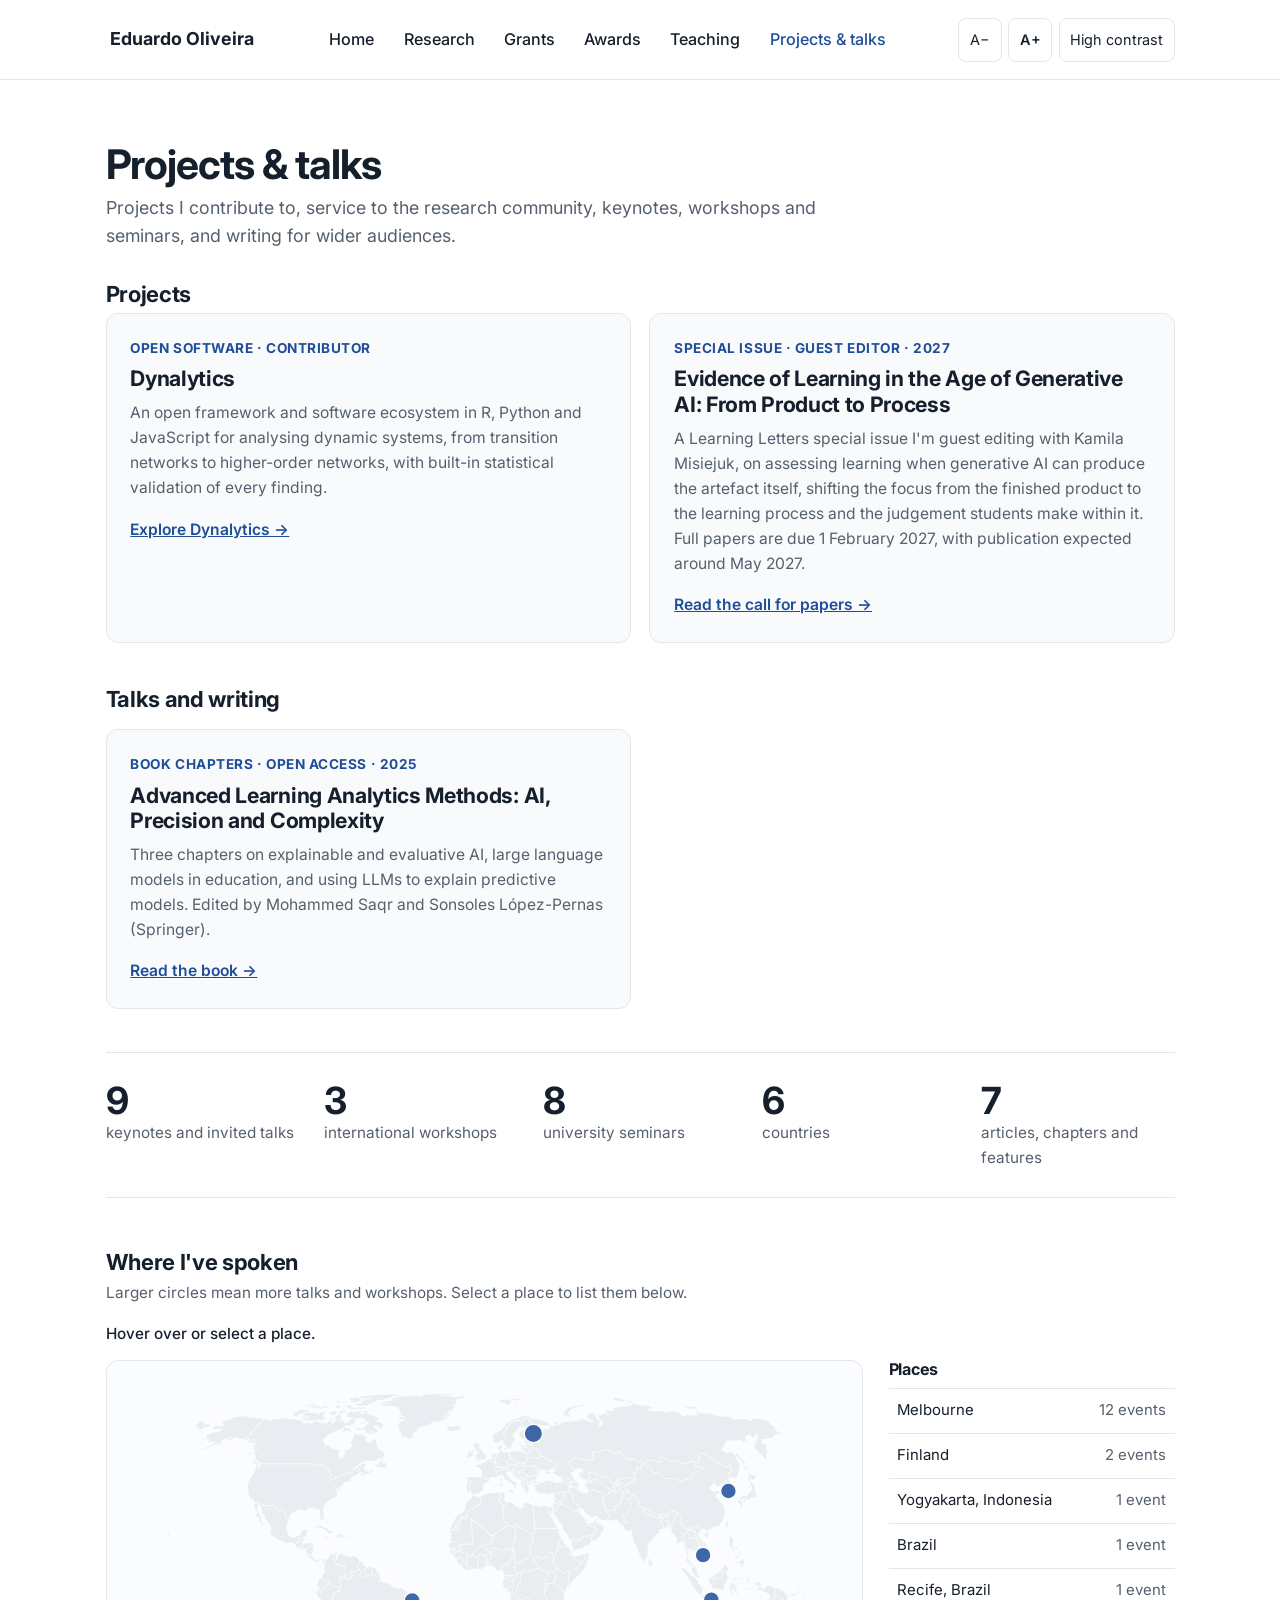
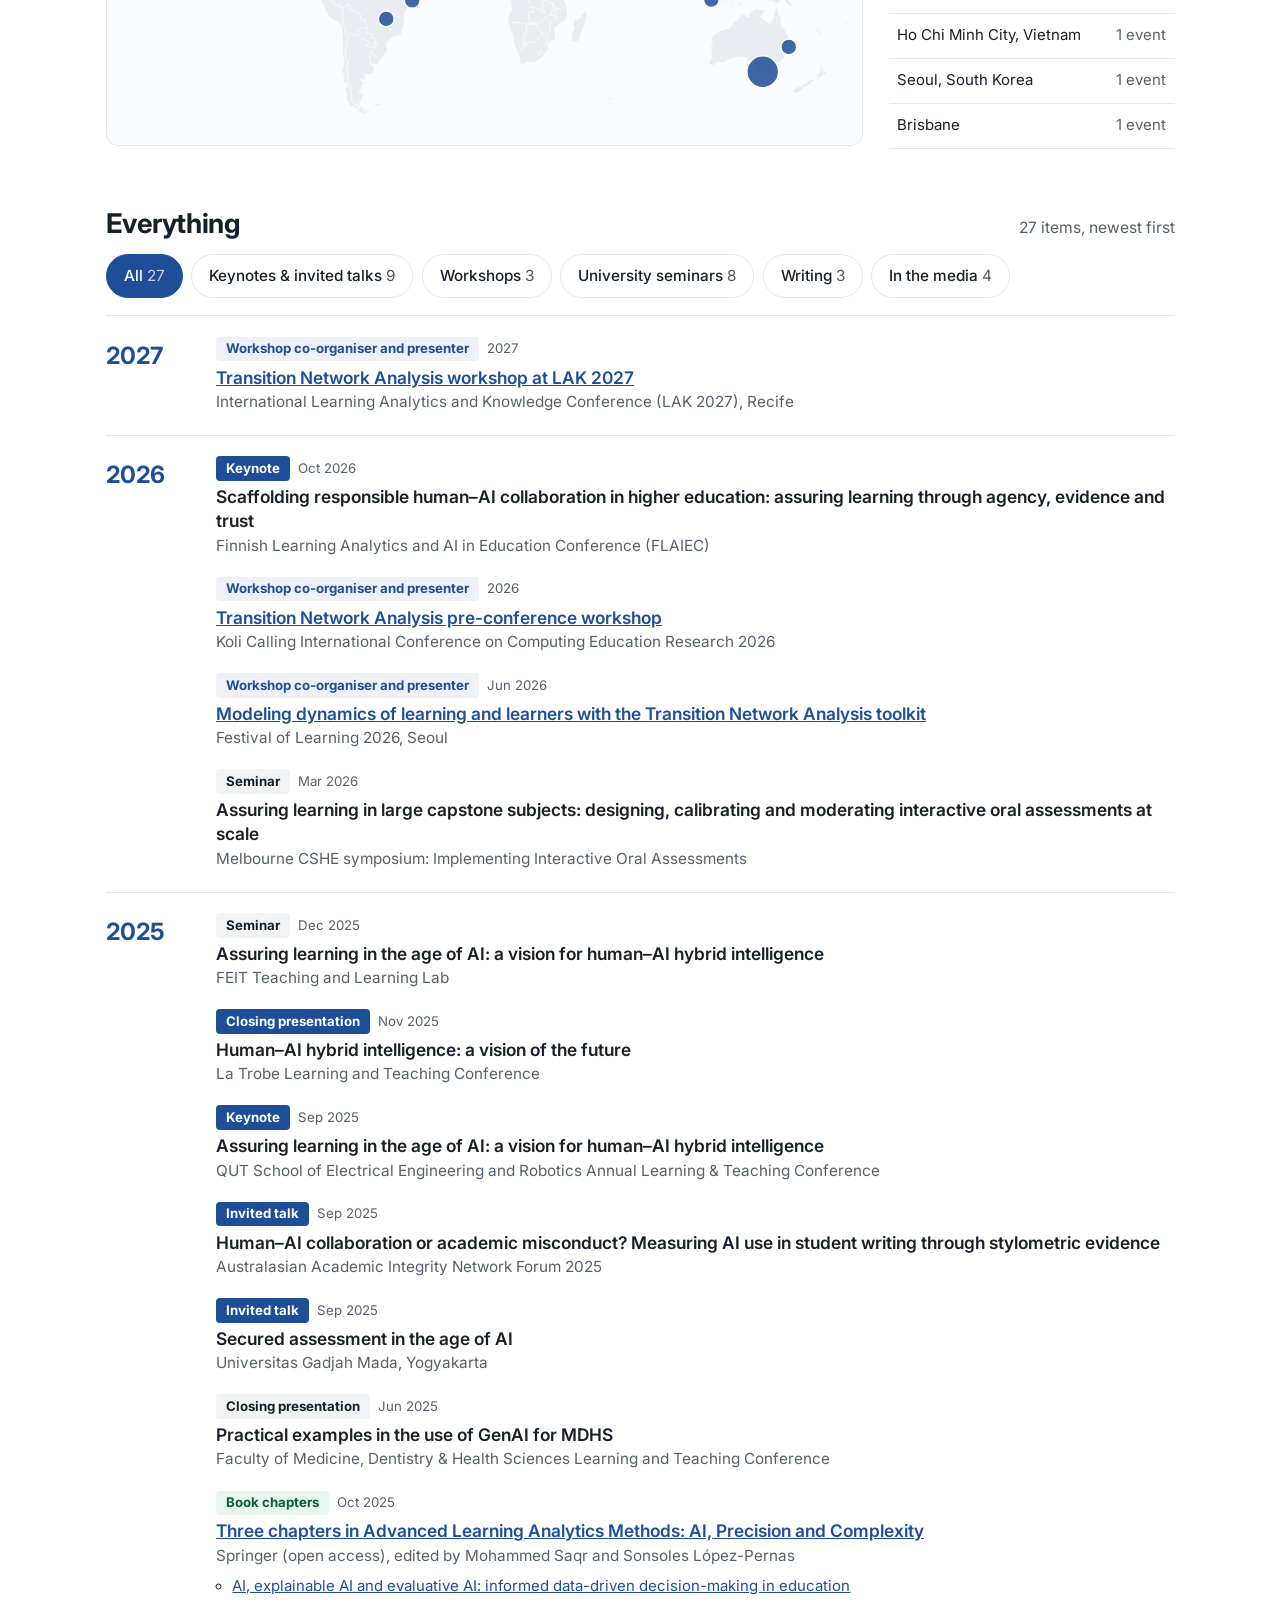
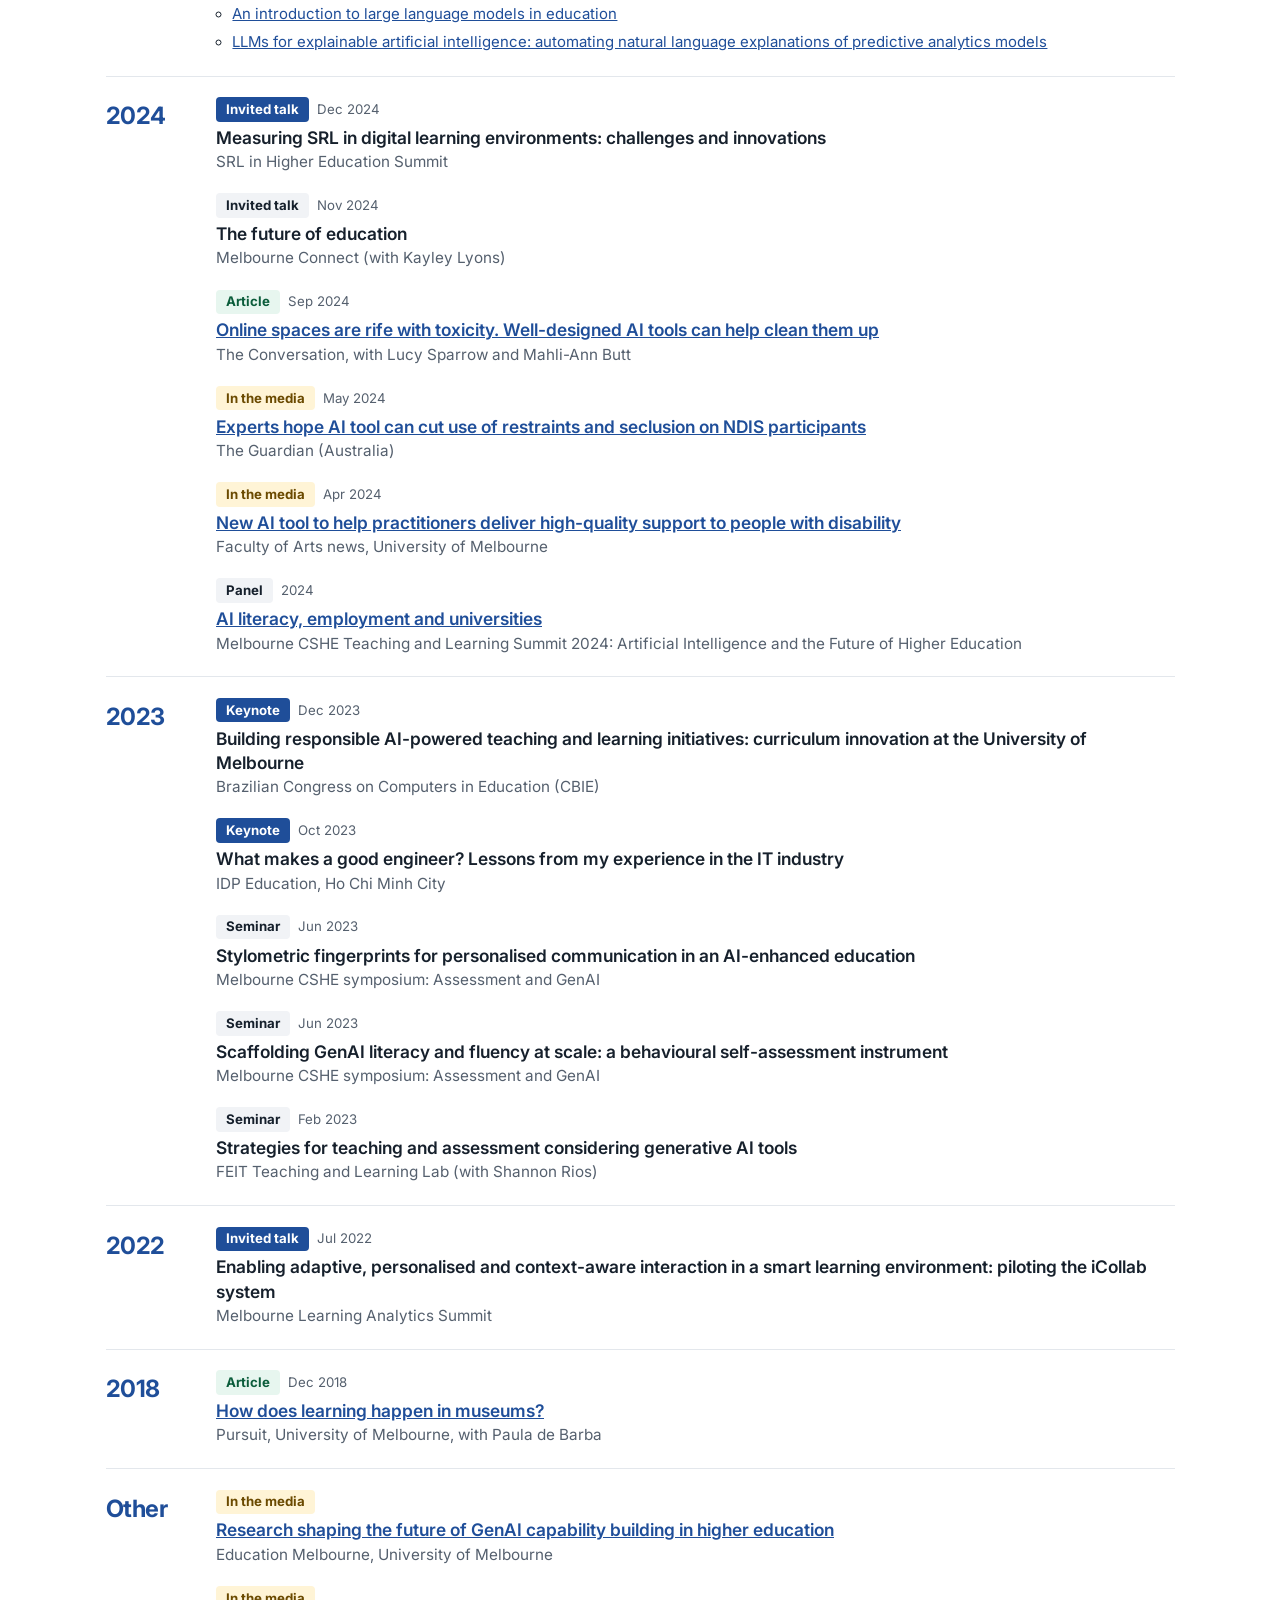
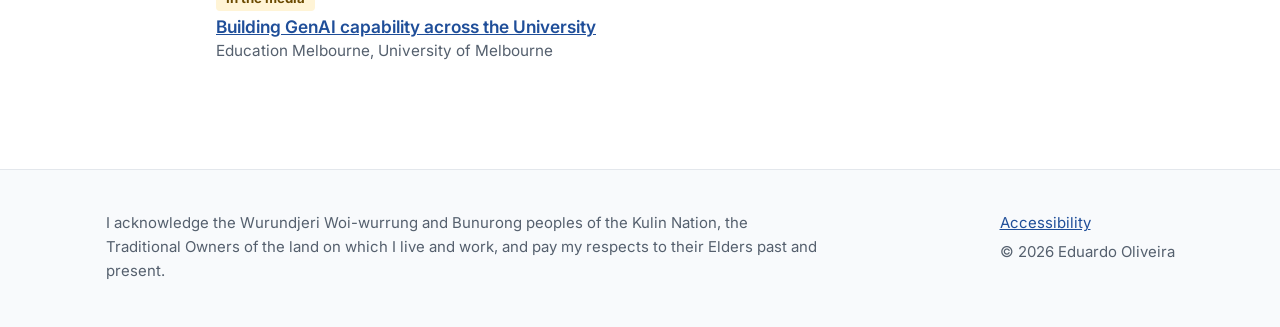
<file: site/talks.html>
<!doctype html>
<html lang="en-AU">
<head>
<meta charset="utf-8">
<meta name="viewport" content="width=device-width, initial-scale=1">
<title>Projects &amp; talks – Dr Eduardo Oliveira</title>
<meta name="description" content="Projects, keynotes, workshops, seminars, writing and media by Dr Eduardo Oliveira.">
<meta property="og:title" content="Projects &amp; talks – Dr Eduardo Oliveira">
<meta property="og:description" content="Projects, keynotes, workshops, seminars, writing and media by Dr Eduardo Oliveira.">
<meta property="og:image" content="assets/img/eduardo-oliveira.jpg">
<link rel="icon" href="assets/img/favicon.svg" type="image/svg+xml">
<link rel="preconnect" href="https://fonts.googleapis.com">
<link rel="preconnect" href="https://fonts.gstatic.com" crossorigin>
<link href="https://fonts.googleapis.com/css2?family=Inter:wght@400;500;600;700&amp;display=swap" rel="stylesheet">
<link rel="stylesheet" href="assets/css/site.css">
<script src="assets/js/common.js"></script>
</head>
<body>
<a class="skip" href="#main">Skip to main content</a>
<header class="site-header">
<div class="wrap">
<a class="brand" href="index.html">Eduardo Oliveira</a>
<nav class="nav" aria-label="Main">
<a href="index.html">Home</a>
<a href="research.html">Research</a>
<a href="grants.html">Grants</a>
<a href="awards.html">Awards</a>
<a href="teaching.html">Teaching</a>
<a href="talks.html" aria-current="page">Projects &amp; talks</a>
</nav>
<div class="a11y" role="group" aria-label="Display options">
<button type="button" id="a-minus" aria-label="Smaller text">A−</button>
<button type="button" id="a-plus" aria-label="Larger text" style="font-weight:600">A+</button>
<button type="button" id="a-contrast" aria-pressed="false">High contrast</button>
</div>
</div>
</header>
<main id="main" class="wrap">
<h1 class="page-title">Projects &amp; talks</h1>
<p class="lede">Projects I contribute to, service to the research community, keynotes, workshops and seminars, and writing for wider audiences.</p>
<section class="section" aria-labelledby="proj-title" style="margin-bottom:2.5rem"><h2 id="proj-title" class="h2">Projects</h2><div class="theme-cards" style="grid-template-columns:repeat(auto-fill,minmax(min(100%,420px),1fr))" id="projects"></div></section>
<section class="section" aria-labelledby="svc-title" style="margin-bottom:2.5rem"><h2 id="svc-title" class="h2">Service to the research community</h2><ul class="list" id="service"></ul><p class="muted" id="service-note" style="margin:1rem 0 0;font-size:.92rem" hidden></p></section>
<h2 class="h2" style="margin-bottom:1rem">Talks and writing</h2>
<section class="section" aria-labelledby="feat-title" style="margin-bottom:2.5rem"><h3 id="feat-title" class="vh">Featured writing</h3><div class="theme-cards" style="grid-template-columns:repeat(auto-fill,minmax(min(100%,420px),1fr))" id="featured"></div></section>
<section class="stats" aria-labelledby="k-kpi"><h2 id="k-kpi" class="vh">At a glance</h2><div class="stats-grid" id="kpis"></div></section>
<section class="section" aria-labelledby="map-title">
<h2 id="map-title" class="h2">Where I've spoken</h2>
<p class="section-intro">Larger circles mean more talks and workshops. Select a place to list them below.</p>
<p class="readout" aria-live="polite" id="map-readout">Hover over or select a place.</p>
<div class="row" style="gap:1.5rem;align-items:flex-start">
<div class="grow3 panel" style="padding:.4rem;flex-basis:560px"><svg viewBox="0 0 800 400" role="img" aria-label="World map of places where I have given talks and workshops. The same places are listed as buttons beside the map." id="map" style="display:block;width:100%;height:auto"></svg></div>
<div class="grow1" style="flex-basis:220px"><h3 style="margin:0 0 .5rem;font-size:.95rem">Places</h3><ul class="list" id="places"></ul></div>
</div>
</section>
<section aria-labelledby="list-title">
<div style="display:flex;flex-wrap:wrap;justify-content:space-between;align-items:baseline;gap:.5rem 1rem;margin-bottom:.8rem">
<h2 id="list-title" style="margin:0;font-size:1.6rem">Everything</h2>
<p aria-live="polite" class="muted" style="margin:0;font-size:.92rem" id="list-summary"></p>
</div>
<div class="chips" role="group" aria-label="Filter by type" id="type-chips" style="margin-bottom:1rem"></div>
<div id="talk-list"></div>
</section>
</main>
<footer class="site-footer">
<div class="wrap">
<p>I acknowledge the Wurundjeri Woi-wurrung and Bunurong peoples of the Kulin Nation, the Traditional Owners of the land on which I live and work, and pay my respects to their Elders past and present.</p>
<div class="links">
<a href="accessibility.html">Accessibility</a>
<span>© <span id="year">2026</span> Eduardo Oliveira</span>
</div>
</div>
</footer>
<script>document.getElementById('year').textContent = new Date().getFullYear();</script>
<script src="assets/js/talks.js"></script>
</body>
</html>
</file>
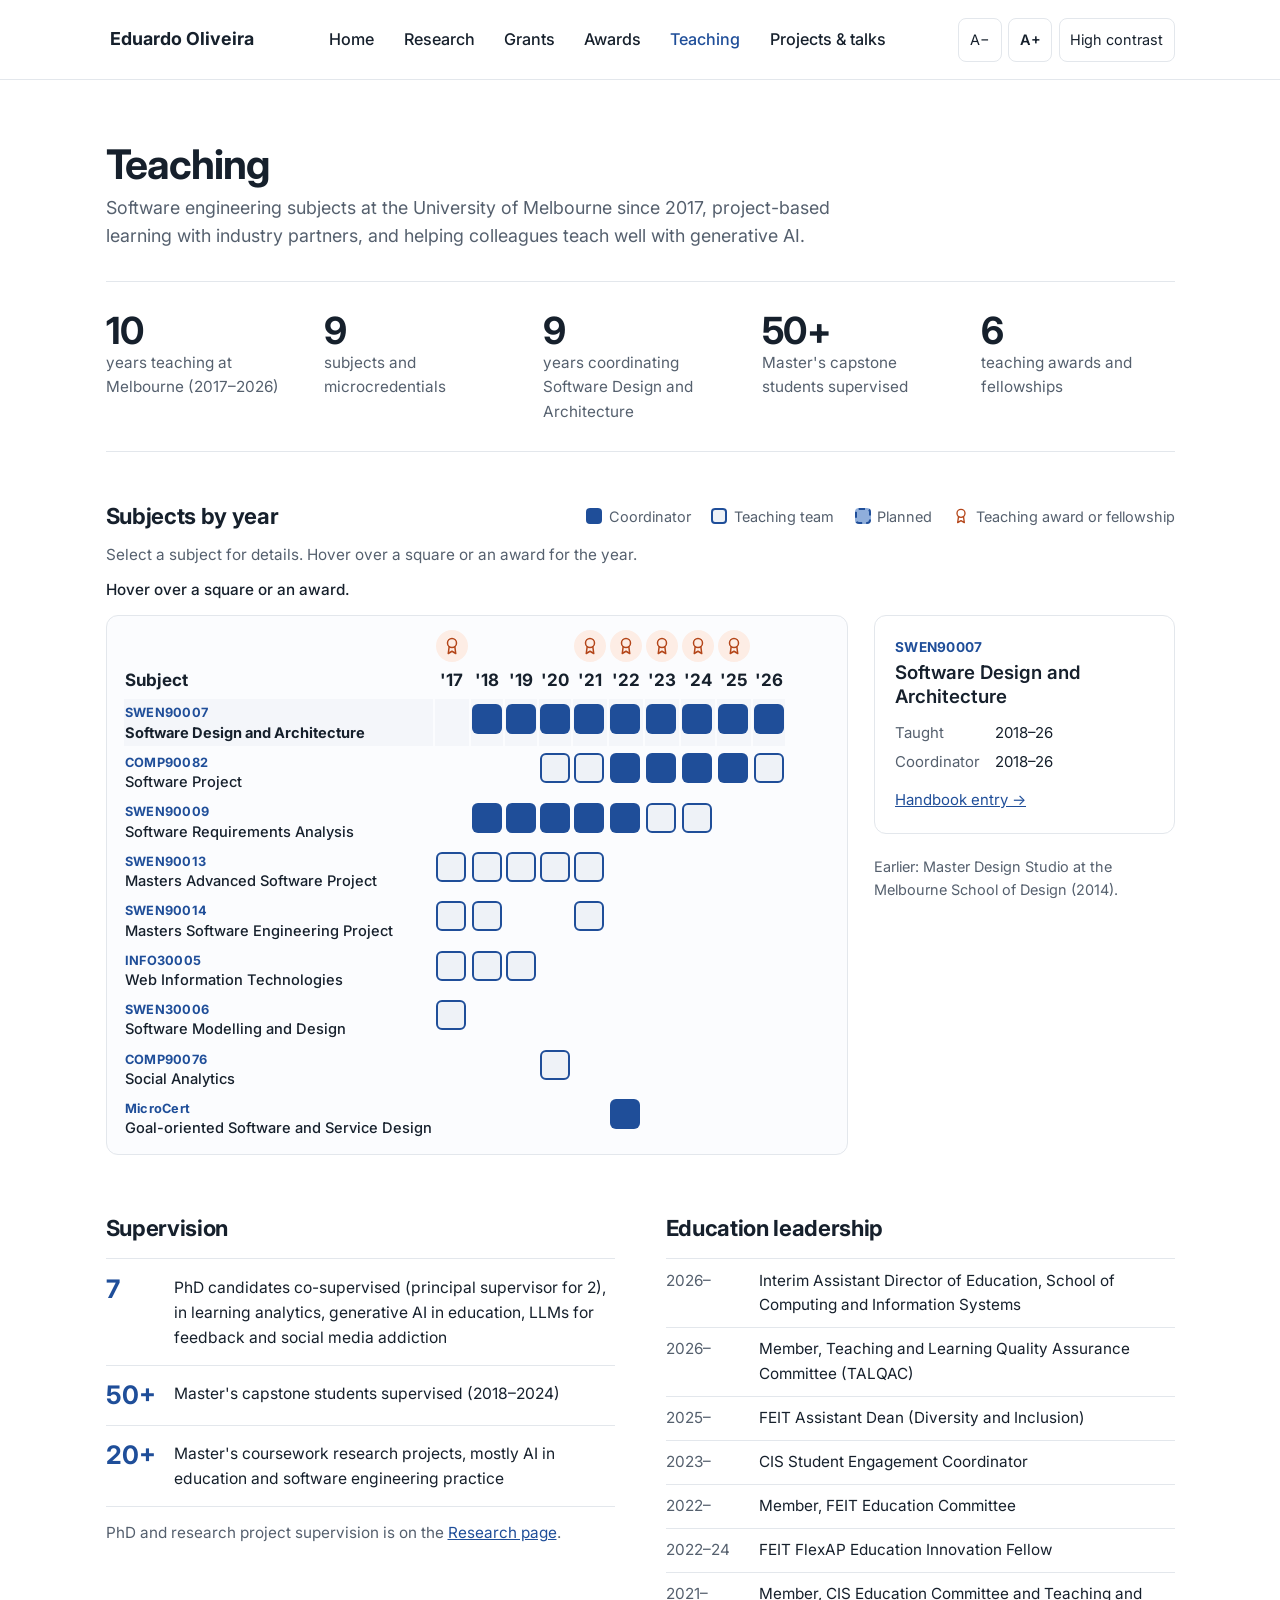
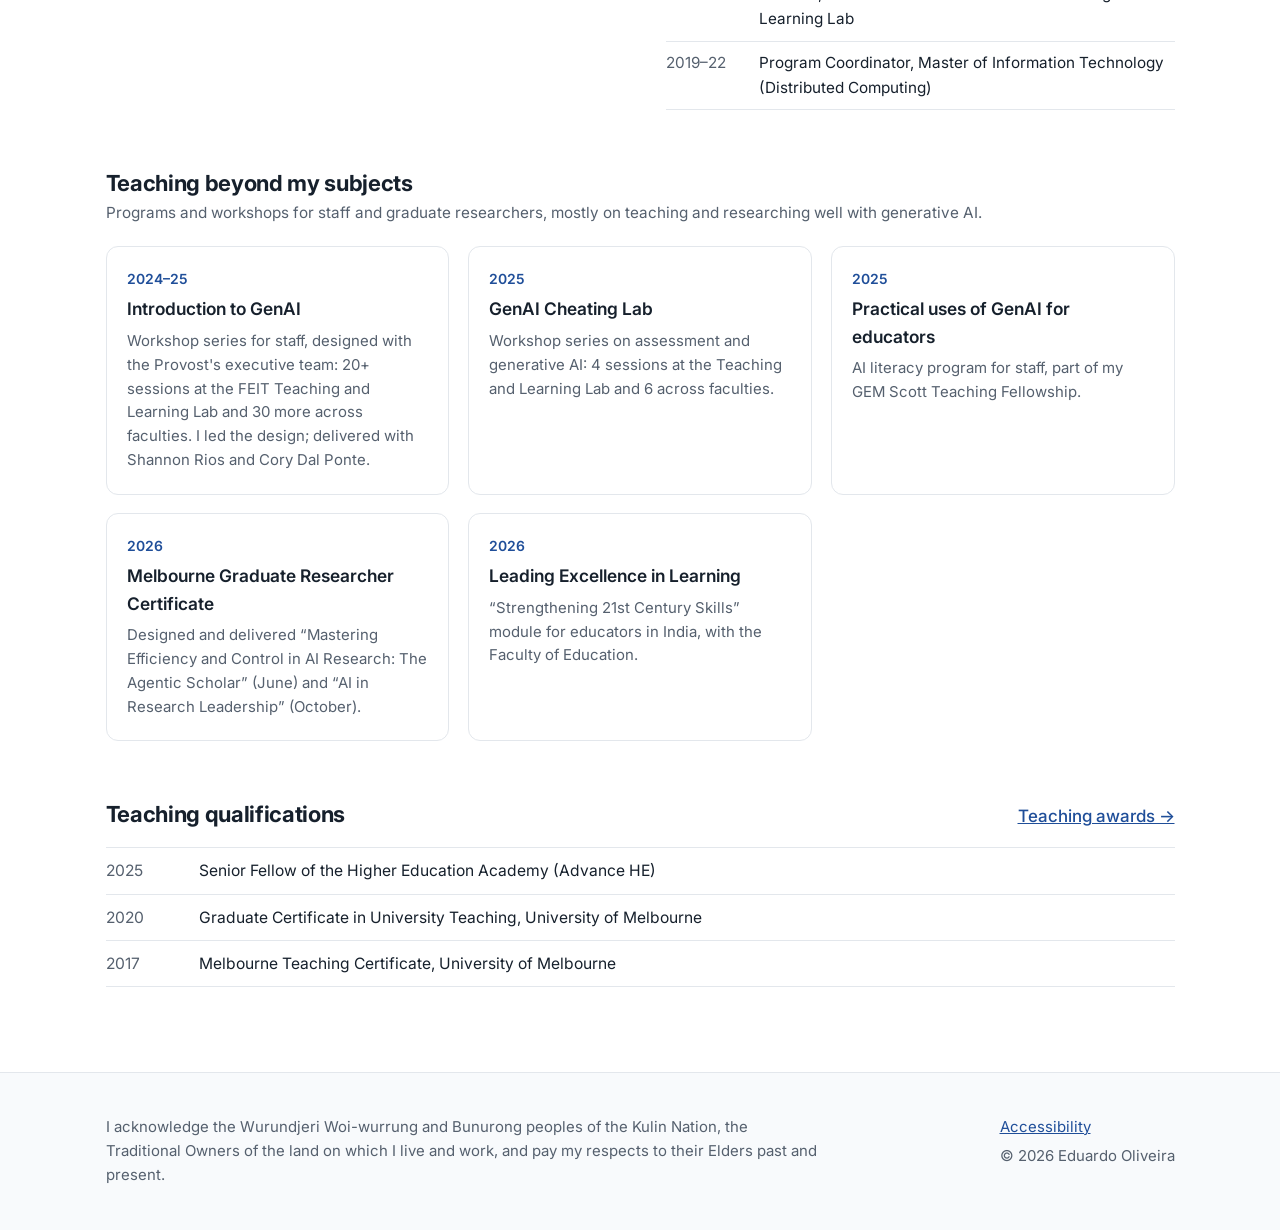
<file: site/teaching.html>
<!doctype html>
<html lang="en-AU">
<head>
<meta charset="utf-8">
<meta name="viewport" content="width=device-width, initial-scale=1">
<title>Teaching – Dr Eduardo Oliveira</title>
<meta name="description" content="Teaching, supervision and education leadership of Dr Eduardo Oliveira at the University of Melbourne.">
<meta property="og:title" content="Teaching – Dr Eduardo Oliveira">
<meta property="og:description" content="Teaching, supervision and education leadership of Dr Eduardo Oliveira at the University of Melbourne.">
<meta property="og:image" content="assets/img/eduardo-oliveira.jpg">
<link rel="icon" href="assets/img/favicon.svg" type="image/svg+xml">
<link rel="preconnect" href="https://fonts.googleapis.com">
<link rel="preconnect" href="https://fonts.gstatic.com" crossorigin>
<link href="https://fonts.googleapis.com/css2?family=Inter:wght@400;500;600;700&amp;display=swap" rel="stylesheet">
<link rel="stylesheet" href="assets/css/site.css">
<script src="assets/js/common.js"></script>
</head>
<body>
<a class="skip" href="#main">Skip to main content</a>
<header class="site-header">
<div class="wrap">
<a class="brand" href="index.html">Eduardo Oliveira</a>
<nav class="nav" aria-label="Main">
<a href="index.html">Home</a>
<a href="research.html">Research</a>
<a href="grants.html">Grants</a>
<a href="awards.html">Awards</a>
<a href="teaching.html" aria-current="page">Teaching</a>
<a href="talks.html">Projects &amp; talks</a>
</nav>
<div class="a11y" role="group" aria-label="Display options">
<button type="button" id="a-minus" aria-label="Smaller text">A−</button>
<button type="button" id="a-plus" aria-label="Larger text" style="font-weight:600">A+</button>
<button type="button" id="a-contrast" aria-pressed="false">High contrast</button>
</div>
</div>
</header>
<main id="main" class="wrap">
<h1 class="page-title">Teaching</h1>
<p class="lede">Software engineering subjects at the University of Melbourne since 2017, project-based learning with industry partners, and helping colleagues teach well with generative AI.</p>
<section class="stats" aria-labelledby="t-kpi"><h2 id="t-kpi" class="vh">At a glance</h2><div class="stats-grid" id="kpis"></div></section>
<section class="section" aria-labelledby="grid-title">
<div style="display:flex;flex-wrap:wrap;justify-content:space-between;align-items:baseline;gap:.5rem 1rem">
<h2 id="grid-title" class="h2">Subjects by year</h2>
<div class="legend" style="margin:0">
<span><span class="sq sq-c" style="width:16px;height:16px;border-radius:4px"></span>Coordinator</span>
<span><span class="sq sq-t" style="width:16px;height:16px;border-radius:4px"></span>Teaching team</span>
<span id="legend-plan" hidden><span class="sq sq-c sq-plan" style="width:16px;height:16px;border-radius:4px"></span>Planned</span>
<span><svg width="16" height="16" viewBox="0 0 24 24" fill="none" stroke="var(--teach-fg)" stroke-width="2" stroke-linecap="round" stroke-linejoin="round" aria-hidden="true"><circle cx="12" cy="8" r="6"/><path d="M8.2 13.2 7 22l5-3 5 3-1.2-8.8"/></svg>Teaching award or fellowship</span>
</div>
</div>
<p class="section-intro" style="margin:.5rem 0 .6rem">Select a subject for details. Hover over a square or an award for the year.</p>
<p class="readout" aria-live="polite" id="readout">Hover over a square or an award.</p>
<div class="row" style="gap:1.5rem">
<div class="grow3 panel" style="padding:.6rem .9rem;overflow-x:auto;flex-basis:620px"><table class="dotgrid" id="subject-grid" style="min-width:640px"><caption class="vh">Subjects taught at the University of Melbourne by year, showing coordinator years</caption></table></div>
<aside class="grow1"><h3 class="vh">Subject details</h3><div id="subject-details"></div><p class="small muted" style="margin:1.2rem 0 0" id="earlier"></p></aside>
</div>
</section>
<div class="row section">
<section class="grow1" style="flex-basis:400px" aria-labelledby="sup-title"><h2 id="sup-title" class="h2" style="margin-bottom:1rem">Supervision</h2><ul class="list" id="supervision"></ul><p class="muted" style="font-size:.9rem;margin:.8rem 0 0">PhD and research project supervision is on the <a href="research.html#supervision">Research page</a>.</p></section>
<section class="grow1" style="flex-basis:400px" aria-labelledby="lead-title"><h2 id="lead-title" class="h2" style="margin-bottom:1rem">Education leadership</h2><ul class="list" id="leadership"></ul></section>
</div>
<section class="section" aria-labelledby="beyond-title">
<h2 id="beyond-title" class="h2">Teaching beyond my subjects</h2>
<p class="section-intro" style="margin-bottom:1.2rem">Programs and workshops for staff and graduate researchers, mostly on teaching and researching well with generative AI.</p>
<div class="theme-cards" id="beyond"></div>
</section>
<section aria-labelledby="qual-title">
<div style="display:flex;flex-wrap:wrap;justify-content:space-between;align-items:baseline;gap:.5rem 1rem;margin-bottom:1rem">
<h2 id="qual-title" class="h2" style="margin:0">Teaching qualifications</h2>
<a href="awards.html" style="font-weight:500">Teaching awards →</a>
</div>
<ul class="list" id="quals"></ul>
</section>
</main>
<footer class="site-footer">
<div class="wrap">
<p>I acknowledge the Wurundjeri Woi-wurrung and Bunurong peoples of the Kulin Nation, the Traditional Owners of the land on which I live and work, and pay my respects to their Elders past and present.</p>
<div class="links">
<a href="accessibility.html">Accessibility</a>
<span>© <span id="year">2026</span> Eduardo Oliveira</span>
</div>
</div>
</footer>
<script>document.getElementById('year').textContent = new Date().getFullYear();</script>
<script src="assets/js/teaching.js"></script>
</body>
</html>
</file>
<file: site/assets/css/site.css>
/* eduoliveira.com — one stylesheet for every page.
   Colours live in the variables below; high-contrast mode swaps them in one place. */
:root {
  --ink: #16202C; --muted: #55606E; --line: #E3E7EC; --axis: #9AA4B2;
  --navy: #1F4E99; --navy-dark: #0B2E66; --navy-soft: #EEF2F7; --navy-light: #8FAEDB; --navy-faint: #9DB5DD;
  --soft: #F8FAFC; --panel: #FBFCFE; --hover: #F4F6FA;
  --orange: #eb6834; --green: #1baf7a; --yellow: #eda100;
  --award-bg: #FFF4D6; --award-fg: #6B4A00; --teach-bg: #FDEDE5; --teach-fg: #B4461A;
  --input: #8A94A3;
  --hatch: repeating-linear-gradient(45deg, #8FAEDB 0 3px, #FFFFFF 3px 7px);
}
html.hc {
  --ink: #000000; --muted: #1A1F26; --line: #4A525C; --axis: #000000;
  --navy: #0B2E66; --navy-light: #4A6FA8; --navy-faint: #4A6FA8;
  --teach-fg: #7A2A08; --input: #000000;
  --hatch: repeating-linear-gradient(45deg, #4A6FA8 0 3px, #FFFFFF 3px 7px);
}
html { font-size: 17px; }
html[data-size="0"] { font-size: 15px; }
html[data-size="2"] { font-size: 19px; }
html[data-size="3"] { font-size: 21px; }
*, *::before, *::after { box-sizing: border-box; }
body { margin: 0; font-family: Inter, system-ui, -apple-system, "Segoe UI", sans-serif; color: var(--ink); background: #fff; line-height: 1.6; }
a { color: var(--navy); }
a:hover { color: var(--navy-dark); }
a:focus-visible, button:focus-visible, input:focus-visible, select:focus-visible, summary:focus-visible, [tabindex]:focus-visible {
  outline: 3px solid var(--navy); outline-offset: 3px; border-radius: 4px; }
h1, h2, h3 { line-height: 1.2; letter-spacing: -0.015em; }
.vh { position: absolute !important; width: 1px; height: 1px; overflow: hidden; clip: rect(0 0 0 0); white-space: nowrap; }
.skip { position: absolute; left: -9999px; top: 8px; background: var(--navy-dark); color: #fff; padding: 10px 16px; border-radius: 6px; z-index: 10; }
.skip:focus { left: 16px; color: #fff; }
.wrap { max-width: 1120px; margin: 0 auto; padding: 0 1.5rem; }
.muted { color: var(--muted); }
.small { font-size: 0.85rem; }

/* header */
.site-header { border-bottom: 1px solid var(--line); }
.site-header .wrap { display: flex; flex-wrap: wrap; align-items: center; justify-content: space-between; gap: 0.75rem 1.5rem; padding-top: 0.9rem; padding-bottom: 0.9rem; }
.brand { font-weight: 700; font-size: 1.05rem; text-decoration: none; color: var(--ink); padding: 10px 4px; }
.nav { display: flex; flex-wrap: wrap; gap: 0.25rem 1.25rem; font-size: 0.95rem; font-weight: 500; }
.nav a { text-decoration: none; color: var(--ink); padding: 10px 4px; }
.nav a:hover { color: var(--navy); text-decoration: underline; text-underline-offset: 4px; }
.nav a[aria-current="page"] { color: var(--navy); }
.a11y { display: flex; gap: 0.4rem; align-items: center; }
.a11y button { min-width: 44px; min-height: 44px; border: 1px solid var(--line); background: #fff; border-radius: 8px; font: inherit; font-size: 0.85rem; color: var(--ink); cursor: pointer; padding: 0 0.6rem; }
.a11y button[aria-pressed="true"] { background: var(--ink); color: #fff; }

/* footer */
.site-footer { border-top: 1px solid var(--line); background: var(--soft); margin-top: 2rem; }
.site-footer .wrap { display: flex; flex-wrap: wrap; gap: 1.5rem 3rem; justify-content: space-between; padding-top: 2.5rem; padding-bottom: 2.5rem; font-size: 0.88rem; color: var(--muted); }
.site-footer p { margin: 0; flex: 1 1 520px; max-width: 42rem; }
.site-footer .links { display: flex; flex-direction: column; gap: 0.3rem; }

/* page scaffolding */
main, main.wrap { padding-top: 3.5rem; padding-bottom: 3rem; }
.page-title { margin: 0 0 0.3rem; font-size: 2.4rem; letter-spacing: -0.025em; }
.lede { margin: 0 0 1.8rem; max-width: 46rem; color: var(--muted); font-size: 1.05rem; }
.section { margin-bottom: 3.5rem; }
.section > h2, .h2 { margin: 0 0 0.3rem; font-size: 1.3rem; }
.section-intro { margin: 0 0 1rem; font-size: 0.9rem; color: var(--muted); }
.readout { margin: 0 0 0.6rem; min-height: 1.6rem; font-size: 0.9rem; font-weight: 500; }
.panel { border: 1px solid var(--line); border-radius: 12px; background: var(--panel); }
.card { border: 1px solid var(--line); border-radius: 12px; padding: 1.2rem; }
.row { display: flex; flex-wrap: wrap; gap: 1.5rem 3rem; }
.grow3 { flex: 3 1 520px; min-width: 0; }
.grow2 { flex: 2 1 320px; min-width: 0; }
.grow1 { flex: 1 1 260px; min-width: 0; }

/* stats */
.stats { border-top: 1px solid var(--line); border-bottom: 1px solid var(--line); padding: 1.6rem 0; margin-bottom: 3rem; }
.stats-grid { display: grid; grid-template-columns: repeat(auto-fit, minmax(150px, 1fr)); gap: 1.5rem; }
.stat-v { font-size: 2.2rem; font-weight: 700; letter-spacing: -0.02em; line-height: 1.1; }
.stat-l { font-size: 0.9rem; color: var(--muted); }
.stats-note { margin: 1rem 0 0; font-size: 0.8rem; color: var(--muted); }

/* chips, buttons, form controls */
.chips { display: flex; flex-wrap: wrap; gap: 0.5rem; align-items: center; margin-bottom: 2rem; }
.chip { min-height: 44px; padding: 0 1rem; border-radius: 22px; border: 1px solid var(--line); background: #fff; color: var(--ink); font: inherit; font-size: 0.9rem; font-weight: 500; cursor: pointer; }
.chip:hover { border-color: var(--navy); }
.chip[aria-pressed="true"] { background: var(--navy); border-color: var(--navy); color: #fff; }
.chip .n { opacity: 0.75; font-weight: 400; }
.btn { min-height: 44px; padding: 0 0.9rem; border: 1px solid var(--line); background: #fff; border-radius: 8px; font: inherit; font-size: 0.85rem; color: var(--ink); cursor: pointer; }
.btn-primary { display: inline-flex; align-items: center; min-height: 44px; padding: 0 1.1rem; background: var(--navy); color: #fff; border-radius: 8px; text-decoration: none; font-weight: 600; font-size: 0.95rem; }
.btn-primary:hover { color: #fff; background: var(--navy-dark); }
.btn-ghost { display: inline-flex; align-items: center; min-height: 44px; padding: 0 1.1rem; border: 1px solid var(--line); color: var(--ink); border-radius: 8px; text-decoration: none; font-weight: 500; font-size: 0.95rem; }
.pill { min-height: 36px; padding: 0 0.8rem; border: 1px solid var(--navy); background: var(--navy-soft); color: var(--navy); border-radius: 18px; font: inherit; font-size: 0.85rem; font-weight: 600; cursor: pointer; }
label.field { display: block; font-size: 0.85rem; font-weight: 600; margin-bottom: 0.35rem; }
input[type="search"], select { width: 100%; min-height: 44px; padding: 0 0.8rem; border: 1px solid var(--input); border-radius: 8px; font: inherit; font-size: 0.92rem; color: var(--ink); background: #fff; }
.check { display: inline-flex; align-items: center; gap: 0.5rem; min-height: 44px; cursor: pointer; font-size: 0.9rem; }
.check input { width: 18px; height: 18px; accent-color: var(--navy); }
.filters { border: 1px solid var(--line); border-radius: 12px; padding: 1.1rem; margin-bottom: 1.2rem; background: var(--soft); }
.filters .grid { display: grid; grid-template-columns: repeat(auto-fit, minmax(170px, 1fr)); gap: 0.9rem; }

/* badges */
.badges { display: flex; flex-wrap: wrap; align-items: center; gap: 0.45rem; margin-top: 0.5rem; font-size: 0.8rem; }
.badge { padding: 0.1rem 0.6rem; border-radius: 4px; border: 1px solid var(--line); }
.badge-rank { background: var(--navy-soft); color: var(--navy); font-weight: 600; border-color: transparent; }
.badge-award { background: var(--award-bg); color: var(--award-fg); font-weight: 600; border-color: transparent; }
.badge-solid { background: var(--navy); color: #fff; font-weight: 600; border-color: transparent; }

/* lists */
.list { list-style: none; margin: 0; padding: 0; border-top: 1px solid var(--line); }
.list > li { border-bottom: 1px solid var(--line); }
.year-group { display: flex; flex-wrap: wrap; gap: 0.5rem 2rem; padding: 1.2rem 0; border-top: 1px solid var(--line); }
.year-group > .year { flex: 0 0 4.5rem; font-size: 1.4rem; font-weight: 700; letter-spacing: -0.02em; color: var(--navy); }
.year-group > ul { flex: 1 1 520px; min-width: 0; list-style: none; margin: 0; padding: 0; display: flex; flex-direction: column; gap: 1.1rem; }
.group-h { margin: 1.4rem 0 0; padding-bottom: 0.35rem; border-bottom: 2px solid var(--ink); font-size: 1.15rem; display: flex; justify-content: space-between; align-items: baseline; }
.group-h span:last-child { font-size: 0.72em; font-weight: 500; color: var(--muted); }
.paper { padding: 1rem 0; border-bottom: 1px solid var(--line); }
.paper-title { font-weight: 600; font-size: 1.02rem; line-height: 1.4; }
.paper-meta { font-size: 0.9rem; color: var(--muted); }
.me { font-weight: 700; color: var(--ink); }
.links-inline a { display: inline-flex; align-items: center; min-height: 32px; padding: 0 0.5rem; font-weight: 500; }
.empty { margin: 1.5rem 0; padding: 1.5rem; border: 1px dashed var(--line); border-radius: 12px; color: var(--muted); text-align: center; }
.more { text-align: center; margin-top: 2rem; }

/* charts */
.bars { position: relative; height: 180px; display: flex; align-items: flex-end; gap: 4px; border-bottom: 1px solid var(--axis); }
.bars .gl { position: absolute; left: 0; right: 0; border-top: 1px dashed var(--line); }
.bars .ymax { position: absolute; right: 0; top: -1.3em; font-size: 0.72rem; color: var(--muted); }
.bar { flex: 1 1 0; height: 100%; display: flex; flex-direction: column-reverse; gap: 2px; border-radius: 4px 4px 0 0; cursor: default; }
.bar.on { background: var(--navy-soft); }
.bar span { display: block; }
.axis-x { display: flex; gap: 4px; font-size: 0.75rem; color: var(--muted); margin-top: 0.4rem; }
.axis-x span { flex: 1 1 0; min-width: 0; overflow: hidden; text-align: center; }
.legend { display: flex; flex-wrap: wrap; gap: 0.4rem 1.2rem; margin: 0.6rem 0 0.4rem; font-size: 0.85rem; color: var(--muted); }
.legend span { display: inline-flex; align-items: center; gap: 0.4rem; }
.sw { width: 12px; height: 12px; border-radius: 3px; display: inline-block; }
table.data { width: 100%; border-collapse: collapse; font-size: 0.85rem; }
table.data th, table.data td { padding: 0.4rem 0.8rem; text-align: right; border-top: 1px solid var(--line); }
table.data th:first-child { text-align: left; }
table.data thead th { background: var(--soft); border-top: none; }

/* home */
.hero { display: flex; flex-wrap: wrap; gap: 3rem; align-items: center; padding: 1rem 0 3rem; }
.hero img { flex: 0 0 auto; width: 13rem; height: 13rem; border-radius: 50%; object-fit: cover; object-position: 50% 30%; background: var(--navy-soft); border: 1px solid var(--line); }
.hero .text { flex: 999 1 520px; min-width: 0; }
.kicker { margin: 0 0 0.6rem; font-size: 0.9rem; font-weight: 600; color: var(--navy); letter-spacing: 0.02em; }
.hero h1 { margin: 0 0 0.4rem; font-size: 2.9rem; letter-spacing: -0.025em; }
.hero .tag { margin: 0 0 1.2rem; font-size: 1.2rem; max-width: 36rem; }
.hero .roles { margin: 0 0 1.6rem; color: var(--muted); max-width: 40rem; }
.btn-row { display: flex; flex-wrap: wrap; gap: 0.6rem; }
.band { border-top: 1px solid var(--line); border-bottom: 1px solid var(--line); background: var(--soft); }
.band .wrap { padding-top: 2.5rem; padding-bottom: 1.2rem; }
.theme-cards { display: grid; grid-template-columns: repeat(auto-fit, minmax(300px, 1fr)); gap: 1.1rem; }
.theme-card { display: flex; flex-direction: column; gap: 0.5rem; padding: 1.4rem; border: 1px solid var(--line); border-radius: 12px; text-decoration: none; color: var(--ink); }
.theme-card:hover { border-color: var(--navy); color: var(--ink); }
.theme-card .n { font-size: 0.85rem; font-weight: 600; color: var(--navy); }
.theme-card .t { font-size: 1.1rem; font-weight: 600; line-height: 1.3; }
.theme-card .d { font-size: 0.9rem; color: var(--muted); }
.hl { display: flex; flex-wrap: wrap; gap: 0.3rem 1.5rem; padding: 1.1rem 0; border-bottom: 1px solid var(--line); }
.hl .lab { flex: 0 0 7.5rem; font-size: 0.85rem; font-weight: 600; color: var(--navy); padding-top: 0.15rem; }
.hl .body { flex: 1 1 400px; min-width: 0; }

/* research */
.network-box { position: relative; overflow: hidden; }
.network-box svg { display: block; width: 100%; height: auto; touch-action: none; user-select: none; }
.net-year { position: absolute; left: 0.6rem; top: 0.3rem; font-size: 2rem; font-weight: 700; color: #B7C5DB; pointer-events: none; }
.tip { position: absolute; transform: translate(-50%, -120%); background: #16202C; color: #fff; padding: 0.3rem 0.7rem; border-radius: 6px; font-size: 0.8rem; white-space: nowrap; pointer-events: none; }
.person { width: 100%; min-height: 44px; display: flex; justify-content: space-between; align-items: center; gap: 0.5rem; padding: 0.35rem 0.5rem; border: none; background: transparent; font: inherit; font-size: 0.88rem; color: var(--ink); text-align: left; cursor: pointer; }
.person:hover, .person[aria-pressed="true"] { background: var(--navy-soft); }
.scroll-list { max-height: 330px; overflow: auto; }
.inst { display: inline-flex; gap: 0.5rem; align-items: center; padding: 0.35rem 0.8rem; border: 1px solid var(--line); border-radius: 22px; font-size: 0.85rem; }

/* grants / awards / teaching / talks */
.timeline li button { width: 100%; min-height: 36px; display: flex; align-items: center; padding: 0; border: none; background: transparent; font: inherit; color: var(--ink); text-align: left; cursor: pointer; }
.timeline li button:hover { background: var(--hover); }
.timeline li button[aria-pressed="true"] { background: var(--navy-soft); }
.tl-label { flex: 0 0 38%; padding: 0.25rem 0.8rem 0.25rem 0.3rem; font-size: 0.8rem; white-space: nowrap; overflow: hidden; text-overflow: ellipsis; }
.tl-track { position: relative; flex: 1 1 auto; height: 36px; }
.tl-bar { position: absolute; top: 10px; height: 16px; border-radius: 4px; }
.tl-now { position: absolute; top: 0; bottom: 0; border-left: 1px dashed #B7C5DB; }
.role-lead { background: var(--navy); }
.role-ci { background: var(--navy-light); }
.role-coi { background: var(--hatch); border: 1px solid var(--navy-light); }
dl.meta { margin: 0; display: grid; grid-template-columns: auto 1fr; gap: 0.35rem 0.9rem; font-size: 0.88rem; }
dl.meta dt { color: var(--muted); }
dl.meta dd { margin: 0; }
.hbar { margin-top: 0.3rem; height: 8px; border-radius: 4px; background: var(--navy-soft); }
.hbar span { display: block; height: 8px; border-radius: 4px; background: var(--navy); }
.icon { flex: 0 0 36px; height: 36px; border-radius: 50%; display: inline-flex; align-items: center; justify-content: center; }
.strip { display: flex; align-items: flex-end; gap: 2px; min-width: 620px; height: 104px; border-bottom: 1px solid var(--axis); }
.strip > div { flex: 1 1 0; display: flex; flex-direction: column-reverse; align-items: center; gap: 4px; padding-bottom: 6px; }
.mark { width: 28px; height: 28px; display: inline-flex; align-items: center; justify-content: center; border: none; background: transparent; padding: 0; cursor: pointer; }
.subj { min-height: 44px; display: flex; flex-direction: column; align-items: flex-start; justify-content: center; border: none; background: transparent; padding: 0.2rem 0; font: inherit; color: var(--ink); text-align: left; cursor: pointer; }
.subj .code { font-size: 0.75rem; font-weight: 700; color: var(--navy); letter-spacing: 0.02em; }
.subj .name { font-size: 0.86rem; line-height: 1.25; }
.sq { display: inline-block; width: 30px; height: 30px; border-radius: 6px; }
.sq-c { background: var(--navy); }
.sq-t { background: var(--navy-soft); border: 2px solid var(--navy); }
.sq-plan { opacity: 0.45; border-style: dashed; }
.sq-c.sq-plan { border: 2px dashed var(--navy); background: #8FAEDB; opacity: 1; }
th.planned { color: var(--muted); font-style: italic; position: relative; }
.feature { border: 1px solid var(--line); border-radius: 12px; padding: 1.4rem; background: var(--soft); }
.feature .k { margin: 0 0 0.4rem; font-size: 0.8rem; font-weight: 700; letter-spacing: 0.04em; color: var(--navy); text-transform: uppercase; }

@media (prefers-reduced-motion: reduce) { * { transition: none !important; animation: none !important; } }
@media print { .a11y, .chips, .filters, .skip { display: none !important; } }

/* home: career journey (timeline rows) */
.era { display: grid; grid-template-columns: 8.5rem minmax(0, 1fr); gap: 0 1.6rem; }
.era-rail { position: relative; padding: 0 0 2rem 1.4rem; border-left: 2px solid var(--line); }
.era.last .era-rail { border-left-color: transparent; }
.era-rail .dot { position: absolute; left: -8px; top: 0.4rem; width: 14px; height: 14px; border-radius: 50%; background: var(--navy-light); box-shadow: 0 0 0 4px #fff; }
.era.now .era-rail .dot { background: var(--navy); }
.era-rail p { margin: 0; }
.era-when { font-size: 1.2rem; font-weight: 700; color: var(--navy); letter-spacing: -0.01em; white-space: nowrap; }
.era-rail .muted { font-size: 0.88rem; }
.era-body { display: flex; flex-direction: column; gap: 0.8rem; padding-bottom: 2.2rem; min-width: 0; }
.era-top { display: grid; grid-template-columns: minmax(0, 1fr) minmax(0, 1.6fr); gap: 0.6rem 2rem; align-items: start; }
.era h3 { margin: 0 0 0.25rem; font-size: 1.3rem; letter-spacing: -0.015em; line-height: 1.25; }
.era-sub { margin: 0; font-weight: 600; line-height: 1.4; color: var(--muted); }
.era-mid { display: flex; flex-direction: column; gap: 0.7rem; }
.era-text { margin: 0; font-size: 0.93rem; color: var(--muted); line-height: 1.55; }
.era-tags { display: flex; flex-wrap: wrap; gap: 0.35rem; }
.era-tag { display: inline-flex; align-items: center; min-height: 32px; padding: 0 0.75rem; border: 1px solid var(--line); border-radius: 16px; background: #fff; font-size: 0.8rem; font-weight: 500; color: var(--ink); text-decoration: none; }
a.era-tag:hover { border-color: var(--navy); color: var(--navy); }
.era-panels { display: grid; grid-template-columns: repeat(2, minmax(0, 1fr)); gap: 0.7rem; align-items: start; }
.era-panels.p-full .grants { grid-column: 1 / -1; }
.era-panels.p-pair { grid-template-columns: minmax(0, 1.75fr) minmax(0, 1fr); }
.era-panel { border-radius: 10px; padding: 0.75rem 1rem; }
.era-panel h4 { margin: 0 0 0.55rem; font-size: 0.72rem; font-weight: 600; text-transform: uppercase; letter-spacing: 0.04em; }
.era-panel ul { list-style: none; margin: 0; padding: 0; display: flex; flex-direction: column; gap: 0.4rem; }
.era-panel li { display: flex; align-items: flex-start; gap: 0.6rem; line-height: 1.35; font-size: 0.88rem; }
.era-panel li > span:last-child { padding-top: 0.15rem; }
.era-panel li strong { font-weight: 600; }
.era-panel .ic { flex: 0 0 24px; width: 24px; height: 24px; border-radius: 50%; background: #fff; display: inline-flex; align-items: center; justify-content: center; }
.era-panel.grants { background: var(--navy-soft); border: 1px solid #D5DFEC; }
.era-panel.grants h4, .era-panel.grants .ic { color: var(--navy); }
.era-panel.awards { background: #FFFBEF; border: 1px solid #F3E3B5; }
.era-panel.awards h4, .era-panel.awards .ic { color: var(--award-fg); }
.era-panel.teaching { background: #FDF3EE; border: 1px solid #F4D6C6; }
.era-panel.teaching h4, .era-panel.teaching .ic { color: var(--teach-fg); }
html.hc .era-panel { border-color: var(--ink); }
.era-cited { margin: 0; font-size: 0.86rem; line-height: 1.5; }
.era-cited .lbl { font-size: 0.74rem; font-weight: 600; color: var(--muted); text-transform: uppercase; letter-spacing: 0.04em; margin-right: 0.5rem; }
@media (max-width: 760px) {
  .era { grid-template-columns: 1fr; }
  .era-rail { border-left: none; padding: 0 0 0.6rem 0; display: flex; gap: 0.8rem; align-items: baseline; }
  .era-rail .dot { display: none; }
  .era-top { grid-template-columns: 1fr; }
  .era-panels, .era-panels.p-pair { grid-template-columns: 1fr; }
  .era-body { padding-bottom: 2.2rem; border-bottom: 1px solid var(--line); margin-bottom: 1.6rem; }
}

/* research: how themes connect */
.chord-wrap { display: flex; flex-direction: column; gap: 1.2rem; }
.chord-fig { width: 100%; max-width: 820px; margin: 0 auto; }
.chord-fig { position: relative; }
.chord-fig svg { width: 100%; height: auto; display: block; }
.chord-fig .rib, .chord-fig .arc { cursor: pointer; }
.chord-fig .rib, .chord-fig .arc path { transition: fill 0.35s ease, fill-opacity 0.35s ease, stroke 0.2s; }
.chord-fig .arc text { transition: font-weight 0.2s; }
#chord-svg.reveal .rib { animation: rib-in 0.9s cubic-bezier(.2,.7,.2,1) both; animation-delay: calc(var(--i) * 55ms); transform-box: view-box; transform-origin: 320px 320px; }
#chord-svg.reveal .arc { animation: arc-in 0.6s ease both; }
@keyframes rib-in { from { opacity: 0; transform: scale(0.35) rotate(-25deg); } to { opacity: 1; transform: none; } }
@keyframes arc-in { from { opacity: 0; } to { opacity: 1; } }
@media (prefers-reduced-motion: reduce) { .chord-fig .rib, .chord-fig .arc path, .chord-fig .arc text { transition: none; } #chord-svg.reveal .rib, #chord-svg.reveal .arc { animation: none; } }
.chord-tip { position: absolute; width: 270px; background: #fff; border: 1px solid var(--line); border-radius: 10px; box-shadow: 0 6px 24px rgba(22, 32, 44, 0.14); padding: 0.8rem 0.95rem; pointer-events: none; font-size: 0.88rem; line-height: 1.45; z-index: 2; display: flex; flex-direction: column; gap: 0.25rem; }
.chord-tip[hidden] { display: none; }
.chord-tip strong { font-size: 1.02rem; }
.chord-panel { display: flex; flex-direction: column; gap: 1rem; padding: 1.5rem; }
.chord-panel h3 { margin: 0; font-size: 1.35rem; letter-spacing: -0.015em; line-height: 1.25; }
.chord-panel .kicker { margin: 0; font-size: 0.85rem; font-weight: 600; color: var(--navy); }
.chord-panel .sub { margin: 0 0 0.4rem; font-size: 0.75rem; font-weight: 600; color: var(--muted); text-transform: uppercase; letter-spacing: 0.04em; }
.chord-links { list-style: none; margin: 0; padding: 0; display: flex; flex-direction: column; gap: 0.15rem; }
.chord-links button { width: 100%; min-height: 44px; display: flex; justify-content: space-between; align-items: center; gap: 1rem; padding: 0 0.6rem; border: 1px solid transparent; border-radius: 8px; background: transparent; font: inherit; font-size: 0.92rem; color: var(--ink); text-align: left; cursor: pointer; }
.chord-links button:hover { background: var(--navy-soft); border-color: var(--navy); }
.chord-topics { display: flex; flex-wrap: wrap; gap: 0.4rem; }
.chord-topics .chip { background: var(--navy-soft); border-color: var(--navy-soft); }
.chord-papers { margin: 0; padding-left: 1.2rem; display: flex; flex-direction: column; gap: 0.7rem; }
.chord-papers li span { display: block; font-size: 0.85rem; }
.chip .sw, .chord-links .sw { display: inline-block; width: 10px; height: 10px; border-radius: 50%; margin-right: 0.5rem; vertical-align: 0; box-shadow: 0 0 0 2px #fff; }
.linkbtn { align-self: flex-start; min-height: 44px; padding: 0; border: 0; background: none; font: inherit; font-weight: 600; color: var(--navy); cursor: pointer; }
.linkbtn:hover { text-decoration: underline; text-underline-offset: 4px; }
.chord-links button > .muted { white-space: nowrap; }
.chord-panel .cp-head { display: flex; flex-direction: column; gap: 0.6rem; }
.cp-cols { display: grid; grid-template-columns: repeat(2, minmax(0, 1fr)); gap: 1rem 2.5rem; align-items: start; }
@media (max-width: 760px) { .cp-cols { grid-template-columns: 1fr; } }
.cp-action { align-self: flex-start; }
.chord-papers { display: grid; grid-template-columns: repeat(3, minmax(0, 1fr)); gap: 0.8rem 2rem; }
@media (max-width: 900px) { .chord-papers { grid-template-columns: 1fr; } }

/* research: supervision */
.sup-list { list-style: none; margin: 0; padding: 0; display: grid; grid-template-columns: repeat(auto-fit, minmax(320px, 1fr)); gap: 1rem 2.5rem; }
.sup-list li { display: flex; gap: 1rem; align-items: flex-start; padding: 1rem 0; border-top: 1px solid var(--line); }
.sup-list .num { flex: 0 0 3.2rem; font-size: 1.6rem; font-weight: 700; color: var(--navy); line-height: 1.1; }
.sup-list li > span:last-child { font-size: 0.95rem; }
</file>
